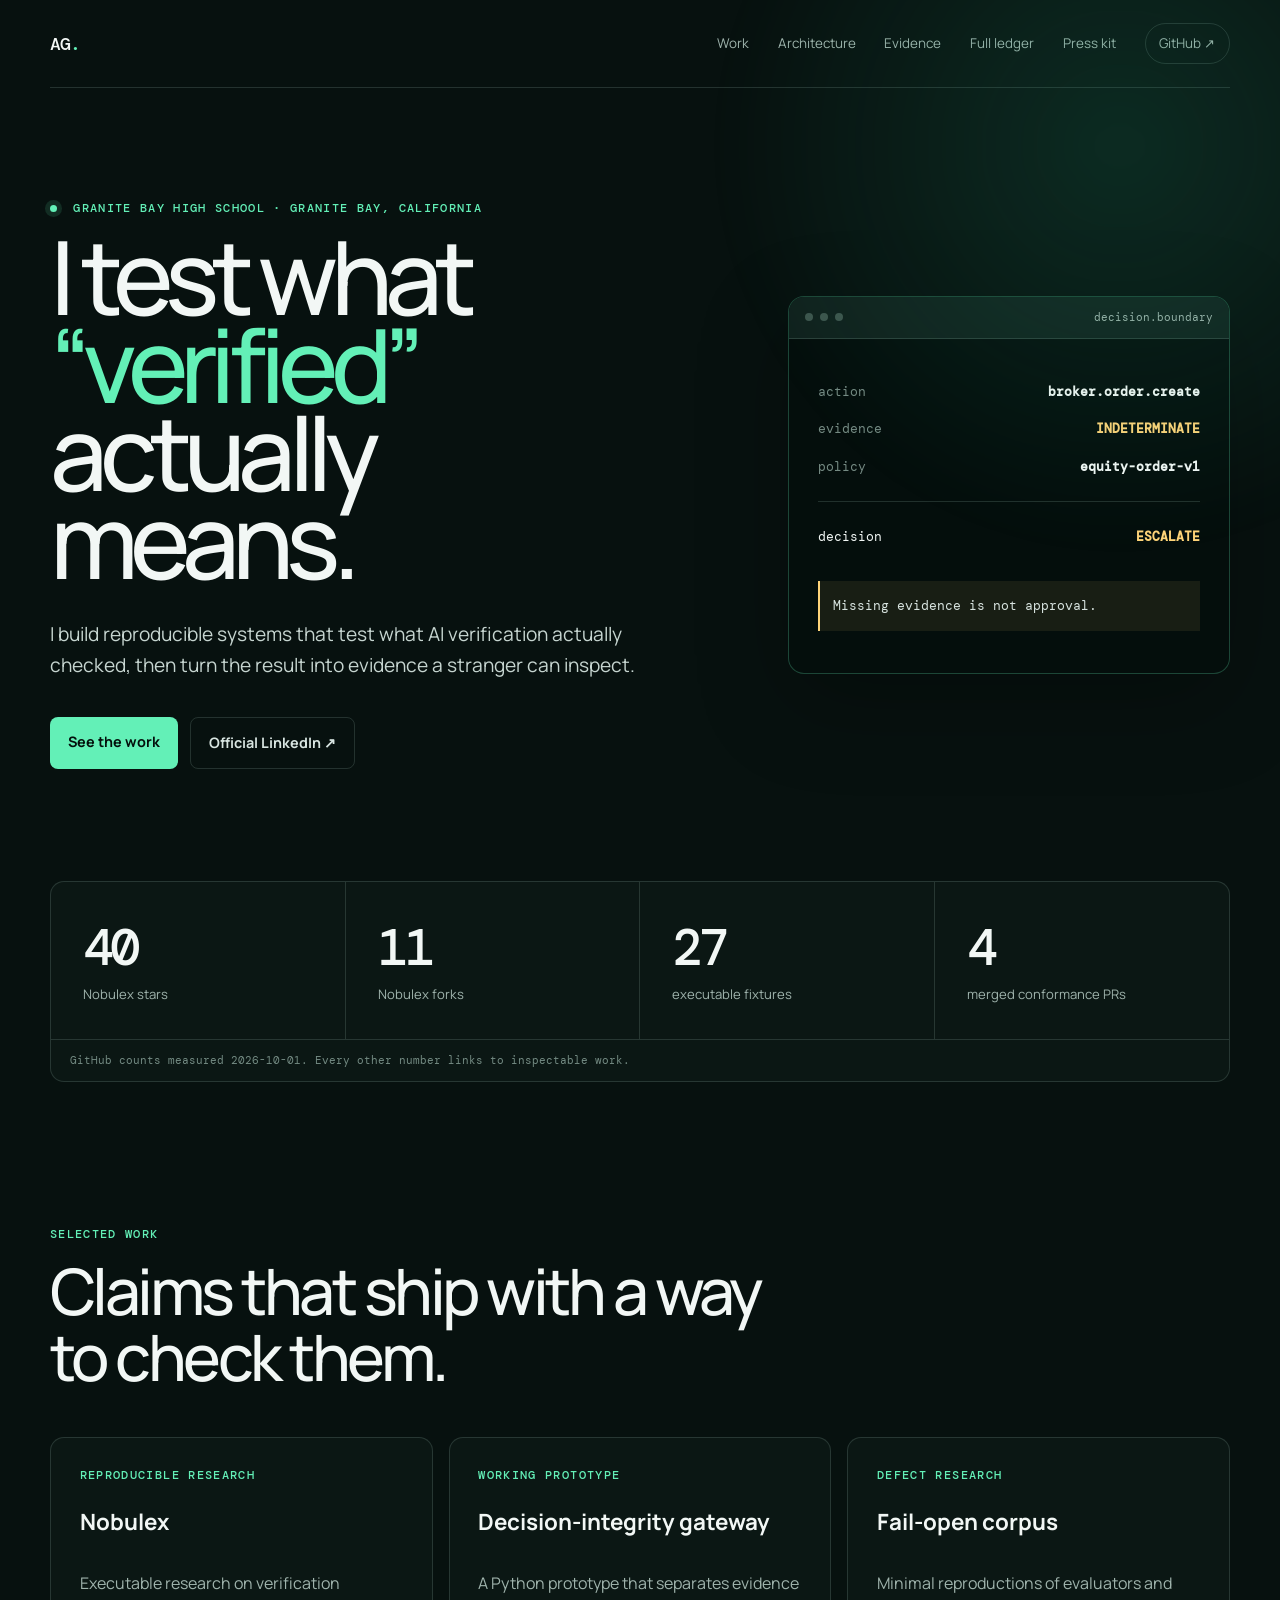
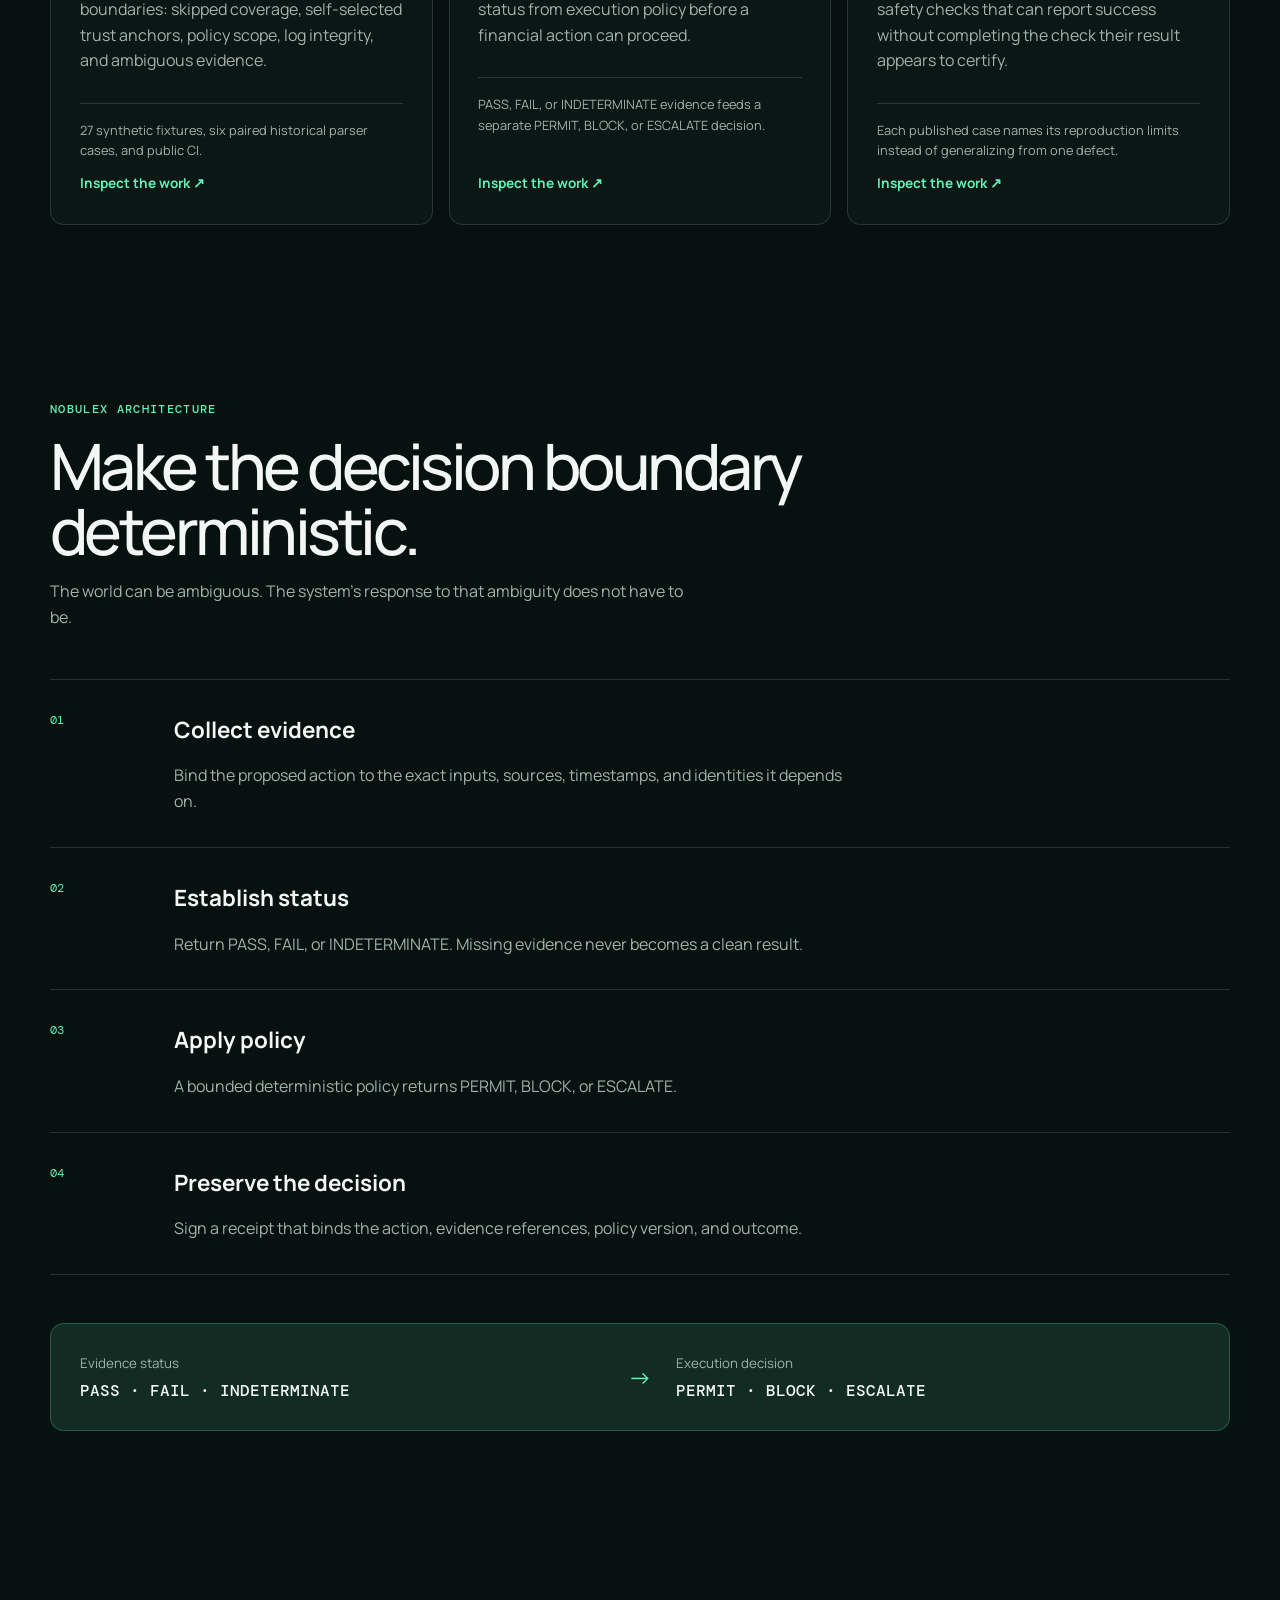
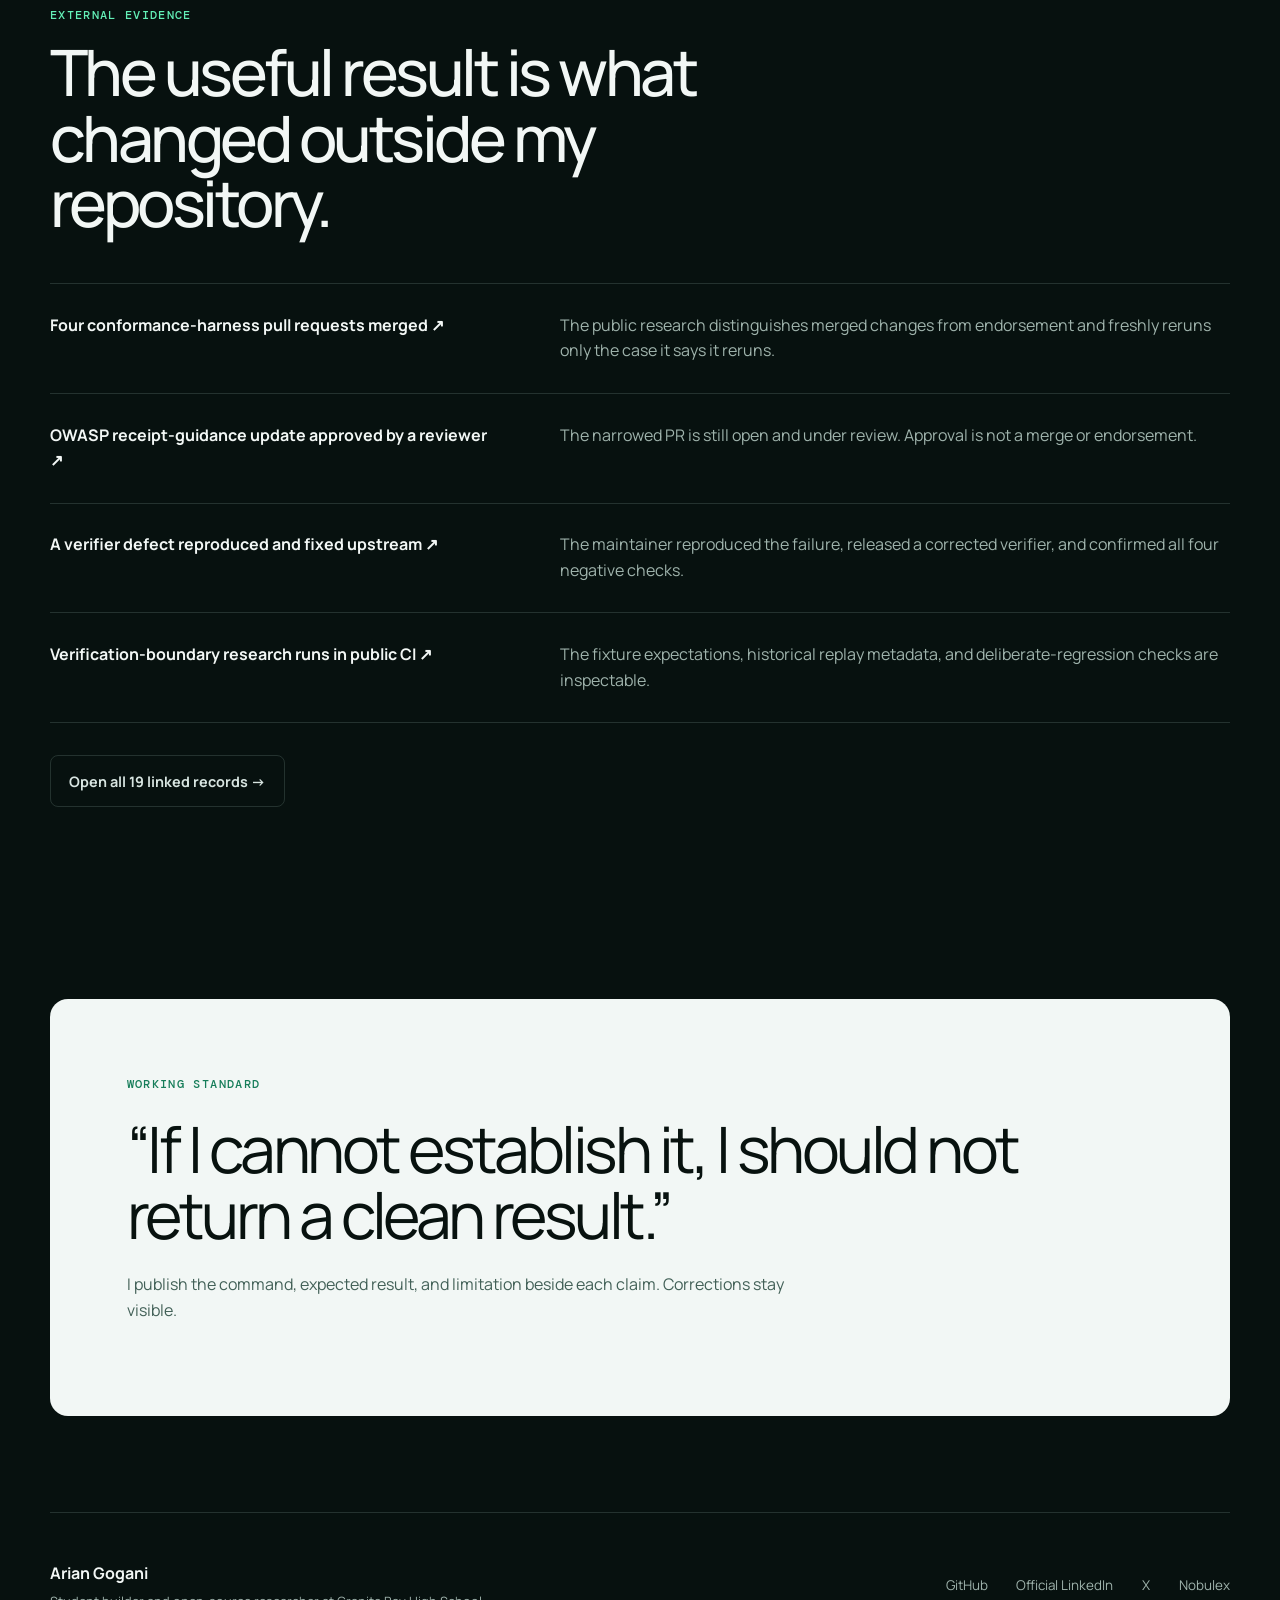
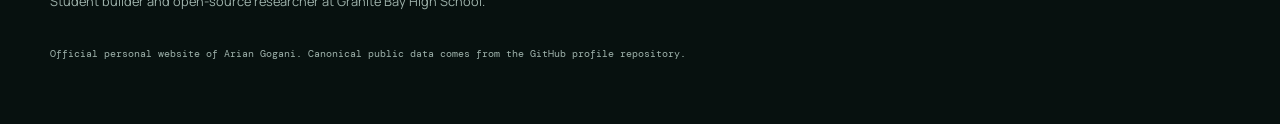
<file: index.html>
<!doctype html>
<html lang="en">
<head>
  <meta charset="utf-8">
  <meta name="viewport" content="width=device-width, initial-scale=1">
  <title>Arian Gogani | Granite Bay High School student and Nobulex creator</title>
  <meta name="description" content="Granite Bay High School student building reproducible systems for AI decision integrity. Creator of Nobulex.">
  <link rel="canonical" href="https://arian-gogani.github.io/">
  <meta property="og:type" content="profile">
  <meta property="og:title" content="Arian Gogani | Granite Bay High School student and Nobulex creator">
  <meta property="og:description" content="Granite Bay High School student building reproducible systems for AI decision integrity. Creator of Nobulex.">
  <meta property="og:url" content="https://arian-gogani.github.io/">
  <meta name="twitter:card" content="summary">
  <meta name="twitter:title" content="Arian Gogani | Granite Bay High School student and Nobulex creator">
  <meta name="twitter:description" content="Granite Bay High School student building reproducible systems for AI decision integrity. Creator of Nobulex.">
  <meta name="theme-color" content="#07110f">
  <link rel="icon" href="favicon.svg" type="image/svg+xml">
  <link rel="preconnect" href="https://fonts.googleapis.com">
  <link rel="preconnect" href="https://fonts.gstatic.com" crossorigin>
  <link href="https://fonts.googleapis.com/css2?family=DM+Mono:wght@400;500&family=Manrope:wght@400;500;600;700&display=swap" rel="stylesheet">
  <script>document.documentElement.classList.add("js")</script>
  <link rel="stylesheet" href="styles.css?v=3">
  <script type="application/ld+json">{"@context":"https://schema.org","@type":"Person","name":"Arian Gogani","url":"https://arian-gogani.github.io","description":"Granite Bay High School student building reproducible systems for AI decision integrity. Creator of Nobulex.","homeLocation":{"@type":"Place","name":"Granite Bay, California"},"affiliation":{"@type":"EducationalOrganization","name":"Granite Bay High School"},"sameAs":["https://github.com/arian-gogani","https://www.linkedin.com/in/arian-gogani-nobulex/","https://x.com/nobulexlabs","https://nobulex.com"],"knowsAbout":["AI decision integrity","software verification","agent security","reproducible research"]}</script>
  <script src="app.js" defer></script>
</head>
<body>
  <a class="skip-link" href="#main">Skip to content</a>
  <div class="ambient" aria-hidden="true"></div>
  <header class="site-header">
    <a class="wordmark" href="#top" aria-label="Arian Gogani, home">AG<span>.</span></a>
    <nav aria-label="Main navigation">
      <a href="#work">Work</a>
      <a href="#architecture">Architecture</a>
      <a href="#evidence">Evidence</a>
      <a href="evidence.html">Full ledger</a>
      <a href="press.html">Press kit</a>
      <a class="nav-cta" href="https://github.com/arian-gogani">GitHub ↗</a>
    </nav>
  </header>

  <main id="main">
    <section class="hero" id="top">
      <div class="hero-copy reveal">
        <p class="kicker"><span class="status-dot"></span> Granite Bay High School · Granite Bay, California</p>
        <h1>I test what<br><em>“verified”</em><br>actually means.</h1>
        <p class="hero-intro">I build reproducible systems that test what AI verification actually checked, then turn the result into evidence a stranger can inspect.</p>
        <div class="hero-actions">
          <a class="button primary" href="#work">See the work</a>
          <a class="button secondary" href="https://www.linkedin.com/in/arian-gogani-nobulex/" rel="me">Official LinkedIn ↗</a>
        </div>
      </div>
      <aside class="decision-console reveal" aria-label="Nobulex decision model">
        <div class="console-top"><span></span><span></span><span></span><code>decision.boundary</code></div>
        <div class="console-body">
          <p><span class="muted">action</span> <strong>broker.order.create</strong></p>
          <p><span class="muted">evidence</span> <strong class="warn">INDETERMINATE</strong></p>
          <p><span class="muted">policy</span> <strong>equity-order-v1</strong></p>
          <div class="console-rule"></div>
          <p class="console-result"><span>decision</span><strong>ESCALATE</strong></p>
          <p class="console-note">Missing evidence is not approval.</p>
        </div>
      </aside>
    </section>

    <section class="metrics" aria-label="Measured project metrics">
      <div><strong data-metric="nobulex_stars">40</strong><span>Nobulex stars</span></div>
      <div><strong data-metric="nobulex_forks">11</strong><span>Nobulex forks</span></div>
      <div><strong>27</strong><span>executable fixtures</span></div>
      <div><strong>4</strong><span>merged conformance PRs</span></div>
      <p>GitHub counts measured <time data-measured-at datetime="2026-10-01">2026-10-01</time>. Every other number links to inspectable work.</p>
    </section>

    <section class="section" id="work">
      <div class="section-heading reveal">
        <p class="eyebrow">Selected work</p>
        <h2>Claims that ship with a way to check them.</h2>
      </div>
      <div class="project-grid"><article class="project-card reveal">
          <p class="eyebrow">Reproducible research</p>
          <h3>Nobulex</h3>
          <p>Executable research on verification boundaries: skipped coverage, self-selected trust anchors, policy scope, log integrity, and ambiguous evidence.</p>
          <p class="proof">27 synthetic fixtures, six paired historical parser cases, and public CI.</p>
          <a href="https://github.com/arian-gogani/nobulex" rel="me">Inspect the work <span aria-hidden="true">↗</span></a>
        </article>
<article class="project-card reveal">
          <p class="eyebrow">Working prototype</p>
          <h3>Decision-integrity gateway</h3>
          <p>A Python prototype that separates evidence status from execution policy before a financial action can proceed.</p>
          <p class="proof">PASS, FAIL, or INDETERMINATE evidence feeds a separate PERMIT, BLOCK, or ESCALATE decision.</p>
          <a href="https://github.com/arian-gogani/nobulex-registry" rel="me">Inspect the work <span aria-hidden="true">↗</span></a>
        </article>
<article class="project-card reveal">
          <p class="eyebrow">Defect research</p>
          <h3>Fail-open corpus</h3>
          <p>Minimal reproductions of evaluators and safety checks that can report success without completing the check their result appears to certify.</p>
          <p class="proof">Each published case names its reproduction limits instead of generalizing from one defect.</p>
          <a href="https://github.com/arian-gogani/failopen" rel="me">Inspect the work <span aria-hidden="true">↗</span></a>
        </article></div>
    </section>

    <section class="section architecture" id="architecture">
      <div class="section-heading reveal">
        <p class="eyebrow">Nobulex architecture</p>
        <h2>Make the decision boundary deterministic.</h2>
        <p>The world can be ambiguous. The system’s response to that ambiguity does not have to be.</p>
      </div>
      <ol><li class="architecture-step reveal">
          <span>01</span>
          <div><h3>Collect evidence</h3><p>Bind the proposed action to the exact inputs, sources, timestamps, and identities it depends on.</p></div>
        </li>
<li class="architecture-step reveal">
          <span>02</span>
          <div><h3>Establish status</h3><p>Return PASS, FAIL, or INDETERMINATE. Missing evidence never becomes a clean result.</p></div>
        </li>
<li class="architecture-step reveal">
          <span>03</span>
          <div><h3>Apply policy</h3><p>A bounded deterministic policy returns PERMIT, BLOCK, or ESCALATE.</p></div>
        </li>
<li class="architecture-step reveal">
          <span>04</span>
          <div><h3>Preserve the decision</h3><p>Sign a receipt that binds the action, evidence references, policy version, and outcome.</p></div>
        </li></ol>
      <div class="state-pair reveal">
        <div><small>Evidence status</small><strong>PASS · FAIL · INDETERMINATE</strong></div>
        <span aria-hidden="true">→</span>
        <div><small>Execution decision</small><strong>PERMIT · BLOCK · ESCALATE</strong></div>
      </div>
    </section>

    <section class="section evidence" id="evidence">
      <div class="section-heading reveal">
        <p class="eyebrow">External evidence</p>
        <h2>The useful result is what changed outside my repository.</h2>
      </div>
      <ul><li class="result-row reveal">
          <a href="https://github.com/ScopeBlind/agent-governance-testvectors/pulls?q=is%3Apr+author%3Aarian-gogani+is%3Amerged">Four conformance-harness pull requests merged <span aria-hidden="true">↗</span></a>
          <p>The public research distinguishes merged changes from endorsement and freshly reruns only the case it says it reruns.</p>
        </li>
<li class="result-row reveal">
          <a href="https://github.com/OWASP/CheatSheetSeries/pull/2217">OWASP receipt-guidance update approved by a reviewer <span aria-hidden="true">↗</span></a>
          <p>The narrowed PR is still open and under review. Approval is not a merge or endorsement.</p>
        </li>
<li class="result-row reveal">
          <a href="https://github.com/ScopeBlind/agent-governance-testvectors/pull/24">A verifier defect reproduced and fixed upstream <span aria-hidden="true">↗</span></a>
          <p>The maintainer reproduced the failure, released a corrected verifier, and confirmed all four negative checks.</p>
        </li>
<li class="result-row reveal">
          <a href="https://github.com/arian-gogani/nobulex/actions/workflows/verification-boundaries.yml">Verification-boundary research runs in public CI <span aria-hidden="true">↗</span></a>
          <p>The fixture expectations, historical replay metadata, and deliberate-regression checks are inspectable.</p>
        </li></ul>
      <a class="button secondary ledger-button" href="evidence.html">Open all 19 linked records →</a>
    </section>

    <section class="principle reveal">
      <p class="eyebrow">Working standard</p>
      <blockquote>“If I cannot establish it, I should not return a clean result.”</blockquote>
      <p>I publish the command, expected result, and limitation beside each claim. Corrections stay visible.</p>
    </section>
  </main>

  <footer>
    <div>
      <strong>Arian Gogani</strong>
      <p>Student builder and open-source researcher at Granite Bay High School.</p>
    </div>
    <nav aria-label="Profile links">
      <a href="https://github.com/arian-gogani" rel="me">GitHub</a>
      <a href="https://www.linkedin.com/in/arian-gogani-nobulex/" rel="me">Official LinkedIn</a>
      <a href="https://x.com/nobulexlabs" rel="me">X</a>
      <a href="https://nobulex.com">Nobulex</a>
    </nav>
    <p class="identity-note">Official personal website of Arian Gogani. Canonical public data comes from the GitHub profile repository.</p>
  </footer>
</body>
</html>
</file>
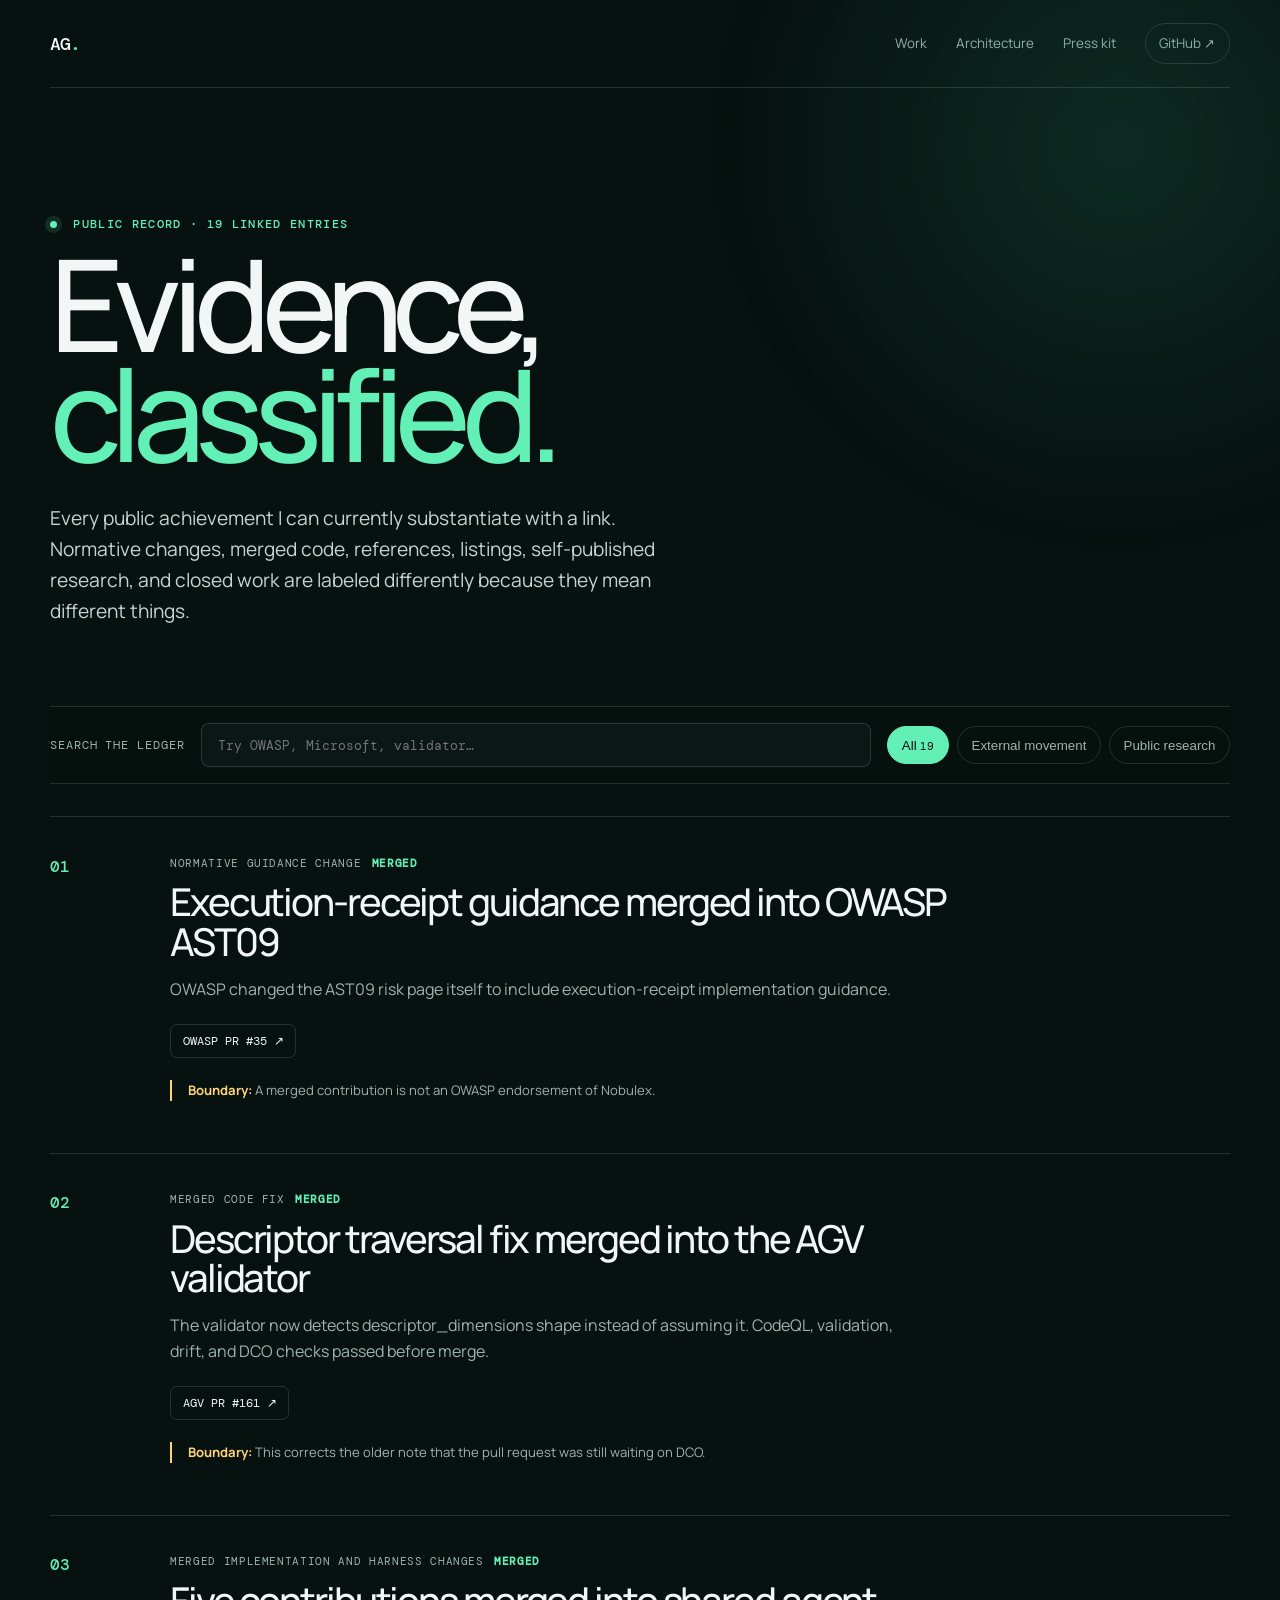
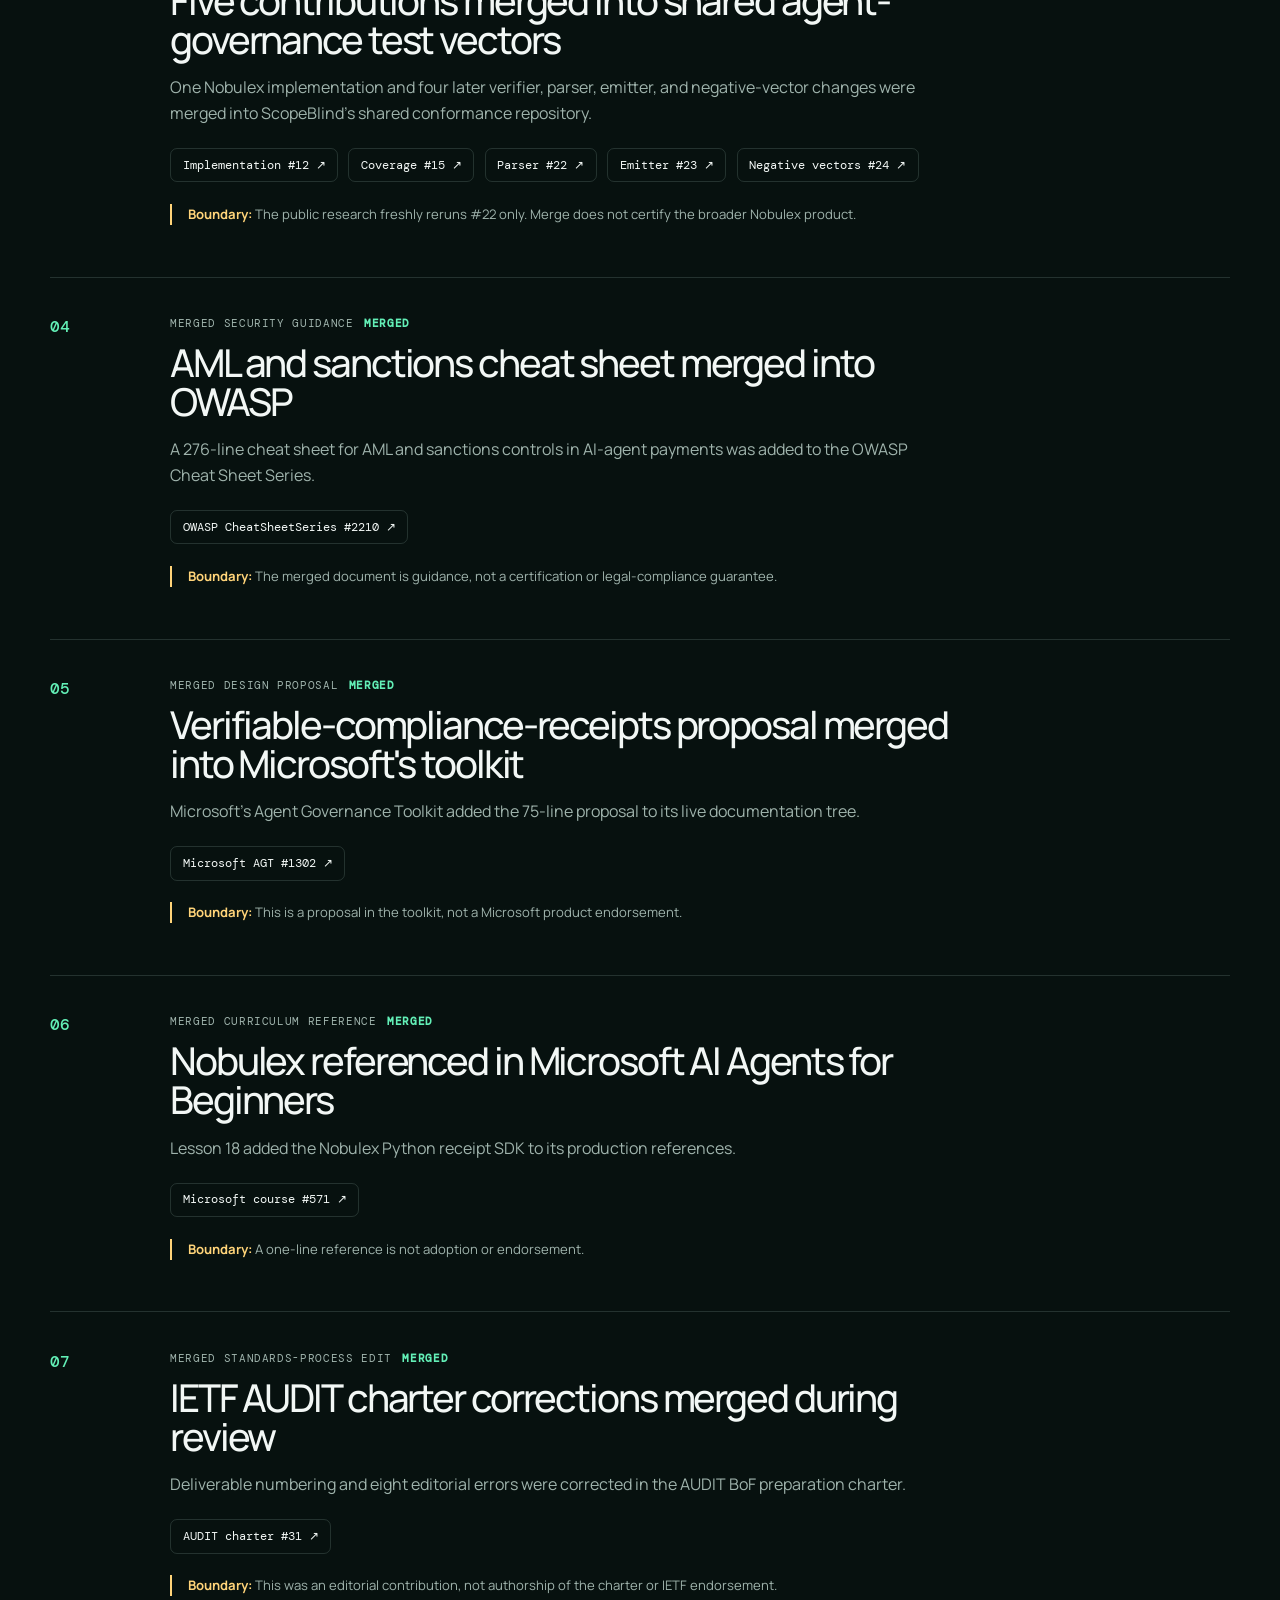
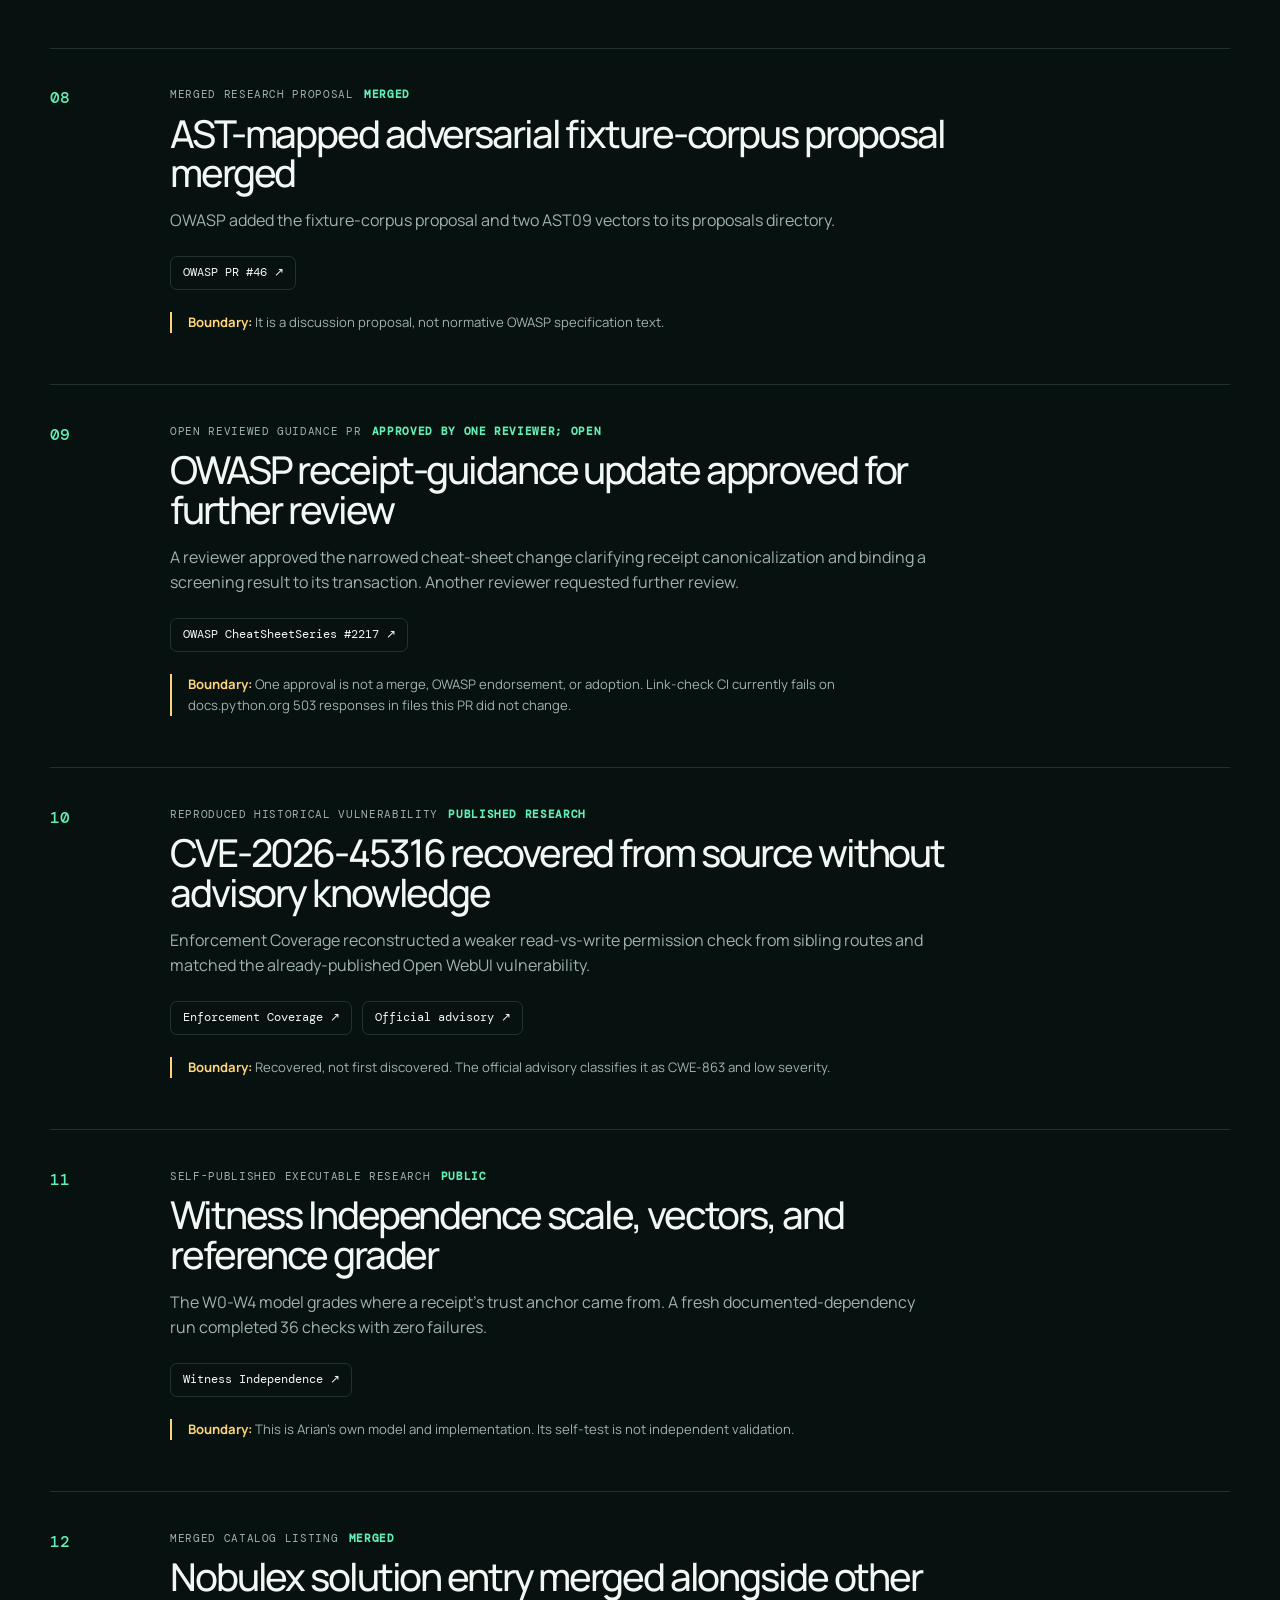
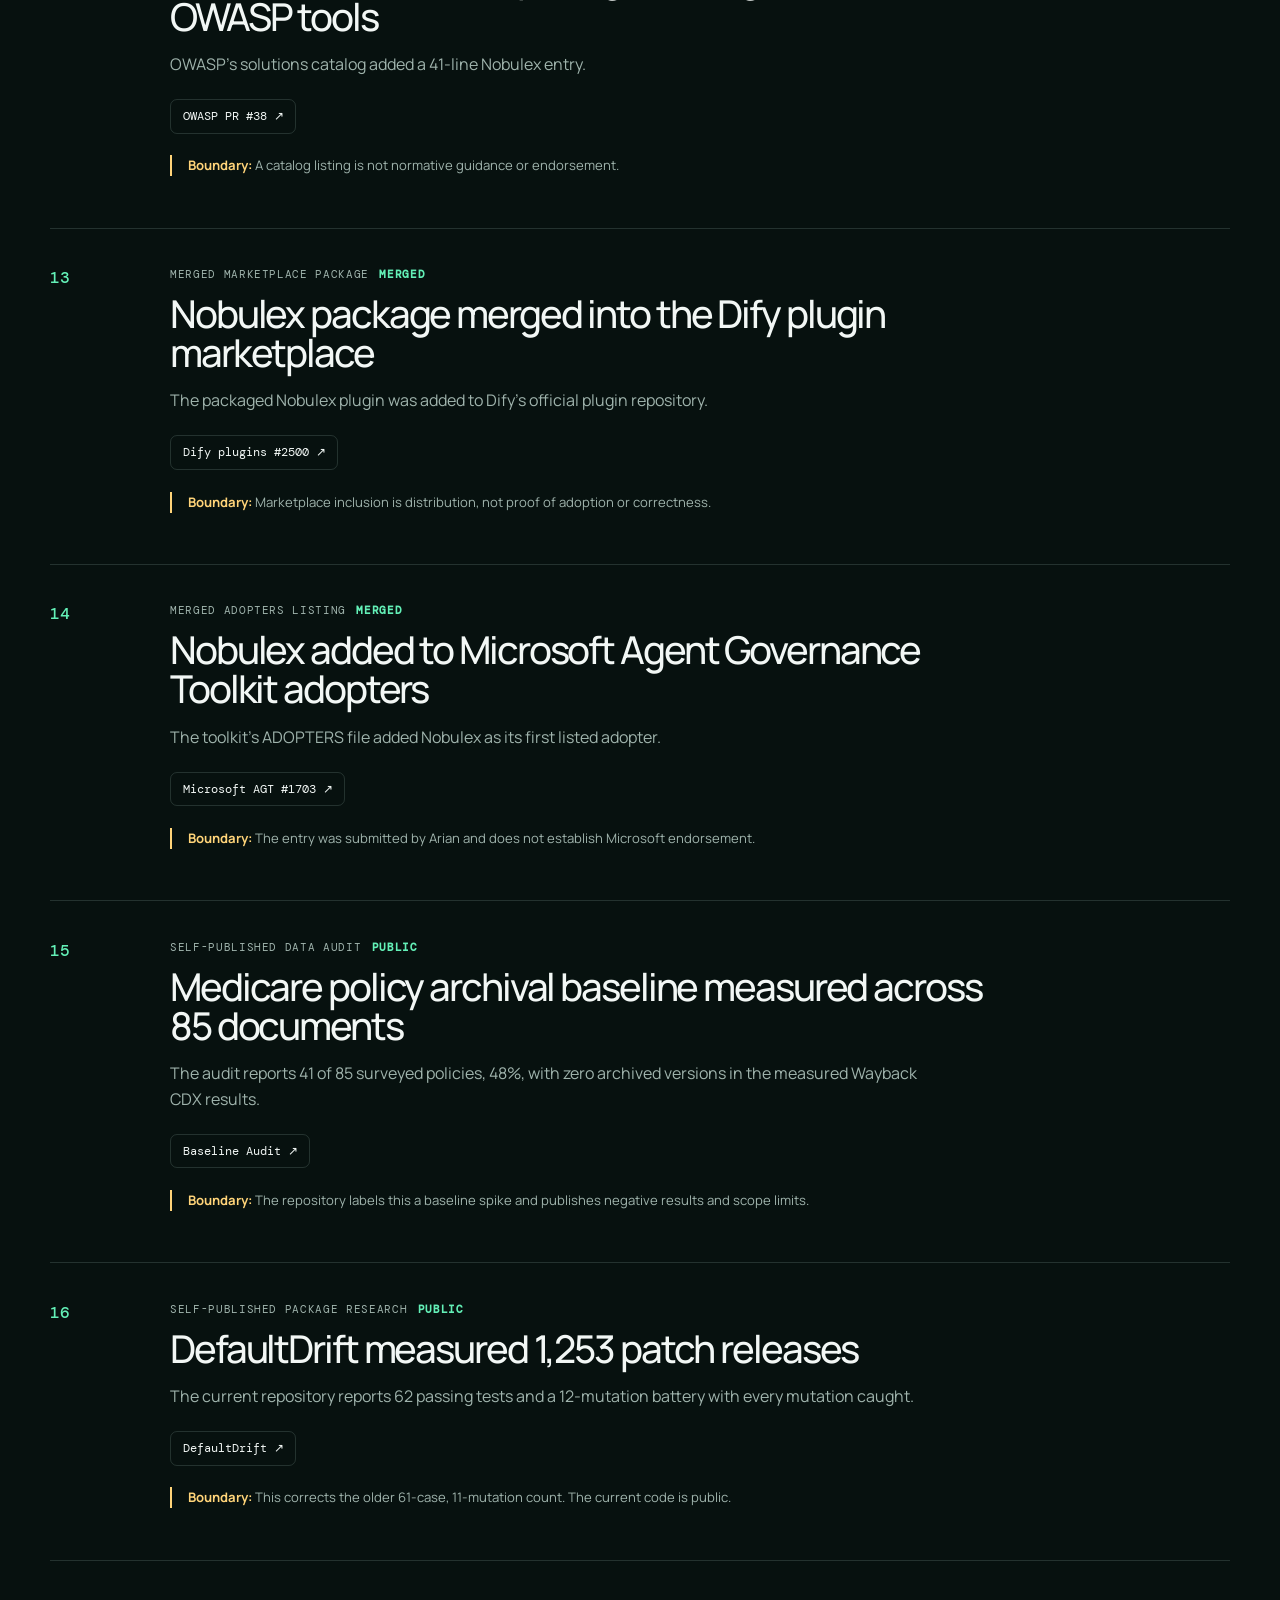
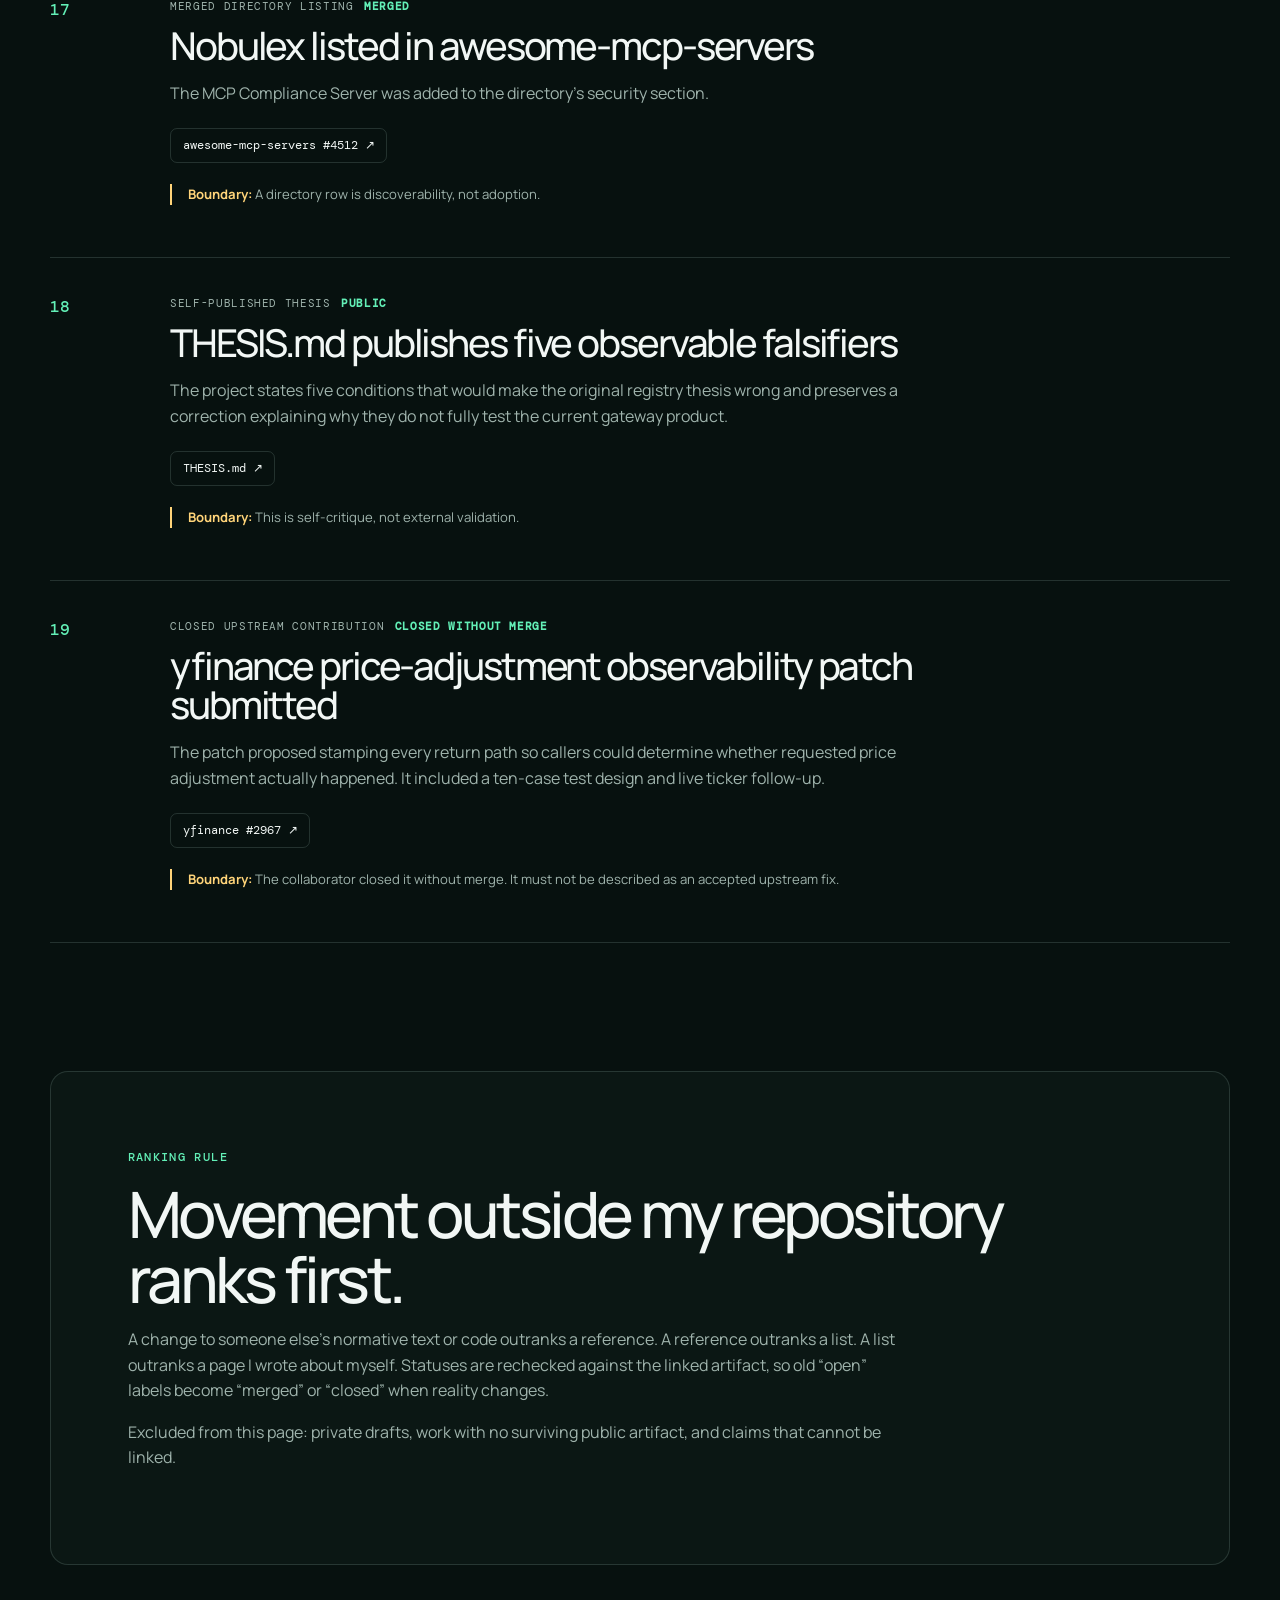
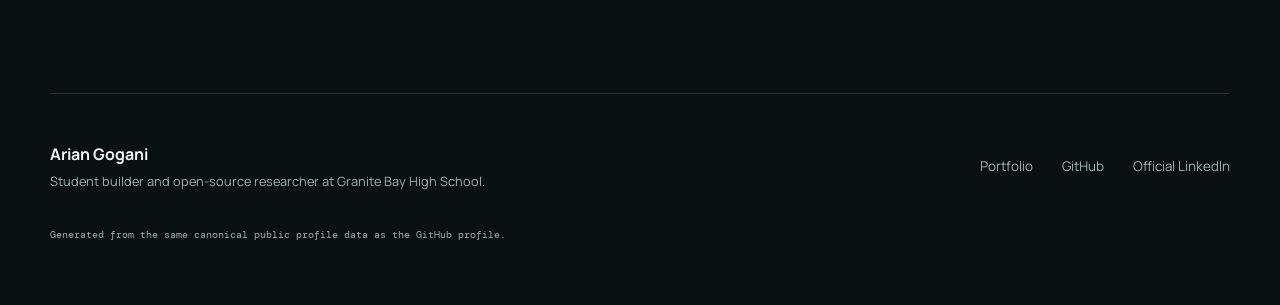
<file: evidence.html>
<!doctype html>
<html lang="en">
<head>
  <meta charset="utf-8">
  <meta name="viewport" content="width=device-width, initial-scale=1">
  <title>Evidence Ledger · Arian Gogani</title>
  <meta name="description" content="Every linked, verified public contribution and research record for Arian Gogani, with status and limitations.">
  <link rel="canonical" href="https://arian-gogani.github.io/evidence.html">
  <meta property="og:type" content="website">
  <meta property="og:title" content="Evidence Ledger · Arian Gogani">
  <meta property="og:description" content="Merged work, public research, listings, and closed contributions. Every record links to its evidence and names its boundary.">
  <meta property="og:url" content="https://arian-gogani.github.io/evidence.html">
  <meta name="theme-color" content="#07110f">
  <link rel="icon" href="favicon.svg" type="image/svg+xml">
  <link rel="preconnect" href="https://fonts.googleapis.com">
  <link rel="preconnect" href="https://fonts.gstatic.com" crossorigin>
  <link href="https://fonts.googleapis.com/css2?family=DM+Mono:wght@400;500&family=Manrope:wght@400;500;600;700&display=swap" rel="stylesheet">
  <script>document.documentElement.classList.add("js")</script>
  <link rel="stylesheet" href="styles.css?v=3">
  <script type="application/ld+json">{"@context":"https://schema.org","@type":"CollectionPage","name":"Arian Gogani Evidence Ledger","url":"https://arian-gogani.github.io/evidence.html","description":"Linked public record of Arian Gogani's merged contributions, research, listings, and closed work.","author":{"@type":"Person","name":"Arian Gogani","url":"https://arian-gogani.github.io"},"mainEntity":[{"@type":"CreativeWork","position":1,"name":"Execution-receipt guidance merged into OWASP AST09","url":"https://github.com/OWASP/www-project-agentic-skills-top-10/pull/35"},{"@type":"CreativeWork","position":2,"name":"Descriptor traversal fix merged into the AGV validator","url":"https://github.com/aeoess/agent-governance-vocabulary/pull/161"},{"@type":"CreativeWork","position":3,"name":"Five contributions merged into shared agent-governance test vectors","url":"https://github.com/ScopeBlind/agent-governance-testvectors/pull/12"},{"@type":"CreativeWork","position":4,"name":"AML and sanctions cheat sheet merged into OWASP","url":"https://github.com/OWASP/CheatSheetSeries/pull/2210"},{"@type":"CreativeWork","position":5,"name":"Verifiable-compliance-receipts proposal merged into Microsoft's toolkit","url":"https://github.com/microsoft/agent-governance-toolkit/pull/1302"},{"@type":"CreativeWork","position":6,"name":"Nobulex referenced in Microsoft AI Agents for Beginners","url":"https://github.com/microsoft/ai-agents-for-beginners/pull/571"},{"@type":"CreativeWork","position":7,"name":"IETF AUDIT charter corrections merged during review","url":"https://github.com/mirjak/audit-bof-preparation/pull/31"},{"@type":"CreativeWork","position":8,"name":"AST-mapped adversarial fixture-corpus proposal merged","url":"https://github.com/OWASP/www-project-agentic-skills-top-10/pull/46"},{"@type":"CreativeWork","position":9,"name":"OWASP receipt-guidance update approved for further review","url":"https://github.com/OWASP/CheatSheetSeries/pull/2217"},{"@type":"CreativeWork","position":10,"name":"CVE-2026-45316 recovered from source without advisory knowledge","url":"https://github.com/arian-gogani/enforcement-coverage"},{"@type":"CreativeWork","position":11,"name":"Witness Independence scale, vectors, and reference grader","url":"https://github.com/arian-gogani/witness-independence"},{"@type":"CreativeWork","position":12,"name":"Nobulex solution entry merged alongside other OWASP tools","url":"https://github.com/OWASP/www-project-agentic-skills-top-10/pull/38"},{"@type":"CreativeWork","position":13,"name":"Nobulex package merged into the Dify plugin marketplace","url":"https://github.com/langgenius/dify-plugins/pull/2500"},{"@type":"CreativeWork","position":14,"name":"Nobulex added to Microsoft Agent Governance Toolkit adopters","url":"https://github.com/microsoft/agent-governance-toolkit/pull/1703"},{"@type":"CreativeWork","position":15,"name":"Medicare policy archival baseline measured across 85 documents","url":"https://github.com/arian-gogani/baseline-audit"},{"@type":"CreativeWork","position":16,"name":"DefaultDrift measured 1,253 patch releases","url":"https://github.com/arian-gogani/defaultdrift"},{"@type":"CreativeWork","position":17,"name":"Nobulex listed in awesome-mcp-servers","url":"https://github.com/punkpeye/awesome-mcp-servers/pull/4512"},{"@type":"CreativeWork","position":18,"name":"THESIS.md publishes five observable falsifiers","url":"https://github.com/arian-gogani/nobulex-registry/blob/main/THESIS.md"},{"@type":"CreativeWork","position":19,"name":"yfinance price-adjustment observability patch submitted","url":"https://github.com/ranaroussi/yfinance/pull/2967"}]}</script>
  <script src="app.js" defer></script>
  <script src="evidence.js" defer></script>
</head>
<body>
  <a class="skip-link" href="#ledger">Skip to ledger</a>
  <div class="ambient" aria-hidden="true"></div>
  <header class="site-header">
    <a class="wordmark" href="index.html" aria-label="Arian Gogani, home">AG<span>.</span></a>
    <nav aria-label="Main navigation">
      <a href="index.html#work">Work</a>
      <a href="index.html#architecture">Architecture</a>
      <a href="press.html">Press kit</a>
      <a class="nav-cta" href="https://github.com/arian-gogani">GitHub ↗</a>
    </nav>
  </header>

  <main id="ledger">
    <section class="ledger-hero reveal">
      <p class="kicker"><span class="status-dot"></span> Public record · 19 linked entries</p>
      <h1>Evidence,<br><em>classified.</em></h1>
      <p class="hero-intro">Every public achievement I can currently substantiate with a link. Normative changes, merged code, references, listings, self-published research, and closed work are labeled differently because they mean different things.</p>
    </section>

    <section class="ledger-controls" aria-label="Filter evidence ledger">
      <label for="ledger-search">Search the ledger</label>
      <input id="ledger-search" type="search" placeholder="Try OWASP, Microsoft, validator…" autocomplete="off">
      <div class="filter-row" role="group" aria-label="Record type">
        <button class="active" type="button" data-filter="all">All <span>19</span></button>
        <button type="button" data-filter="external">External movement</button>
        <button type="button" data-filter="research">Public research</button>
      </div>
    </section>

    <section class="ledger-list" aria-live="polite">
      <article class="ledger-record reveal" data-category="external" data-search="execution-receipt guidance merged into owasp ast09 normative guidance change owasp changed the ast09 risk page itself to include execution-receipt implementation guidance.">
          <div class="ledger-rank">01</div>
          <div class="ledger-copy">
            <div class="ledger-meta"><span>Normative guidance change</span><strong>Merged</strong></div>
            <h2>Execution-receipt guidance merged into OWASP AST09</h2>
            <p>OWASP changed the AST09 risk page itself to include execution-receipt implementation guidance.</p>
            <div class="ledger-links"><a href="https://github.com/OWASP/www-project-agentic-skills-top-10/pull/35">OWASP PR #35 ↗</a></div>
            <p class="ledger-caveat"><b>Boundary:</b> A merged contribution is not an OWASP endorsement of Nobulex.</p>
          </div>
        </article><article class="ledger-record reveal" data-category="external" data-search="descriptor traversal fix merged into the agv validator merged code fix the validator now detects descriptor_dimensions shape instead of assuming it. codeql, validation, drift, and dco checks passed before merge.">
          <div class="ledger-rank">02</div>
          <div class="ledger-copy">
            <div class="ledger-meta"><span>Merged code fix</span><strong>Merged</strong></div>
            <h2>Descriptor traversal fix merged into the AGV validator</h2>
            <p>The validator now detects descriptor_dimensions shape instead of assuming it. CodeQL, validation, drift, and DCO checks passed before merge.</p>
            <div class="ledger-links"><a href="https://github.com/aeoess/agent-governance-vocabulary/pull/161">AGV PR #161 ↗</a></div>
            <p class="ledger-caveat"><b>Boundary:</b> This corrects the older note that the pull request was still waiting on DCO.</p>
          </div>
        </article><article class="ledger-record reveal" data-category="external" data-search="five contributions merged into shared agent-governance test vectors merged implementation and harness changes one nobulex implementation and four later verifier, parser, emitter, and negative-vector changes were merged into scopeblind&#x27;s shared conformance repository.">
          <div class="ledger-rank">03</div>
          <div class="ledger-copy">
            <div class="ledger-meta"><span>Merged implementation and harness changes</span><strong>Merged</strong></div>
            <h2>Five contributions merged into shared agent-governance test vectors</h2>
            <p>One Nobulex implementation and four later verifier, parser, emitter, and negative-vector changes were merged into ScopeBlind&#x27;s shared conformance repository.</p>
            <div class="ledger-links"><a href="https://github.com/ScopeBlind/agent-governance-testvectors/pull/12">Implementation #12 ↗</a><a href="https://github.com/ScopeBlind/agent-governance-testvectors/pull/15">Coverage #15 ↗</a><a href="https://github.com/ScopeBlind/agent-governance-testvectors/pull/22">Parser #22 ↗</a><a href="https://github.com/ScopeBlind/agent-governance-testvectors/pull/23">Emitter #23 ↗</a><a href="https://github.com/ScopeBlind/agent-governance-testvectors/pull/24">Negative vectors #24 ↗</a></div>
            <p class="ledger-caveat"><b>Boundary:</b> The public research freshly reruns #22 only. Merge does not certify the broader Nobulex product.</p>
          </div>
        </article><article class="ledger-record reveal" data-category="external" data-search="aml and sanctions cheat sheet merged into owasp merged security guidance a 276-line cheat sheet for aml and sanctions controls in ai-agent payments was added to the owasp cheat sheet series.">
          <div class="ledger-rank">04</div>
          <div class="ledger-copy">
            <div class="ledger-meta"><span>Merged security guidance</span><strong>Merged</strong></div>
            <h2>AML and sanctions cheat sheet merged into OWASP</h2>
            <p>A 276-line cheat sheet for AML and sanctions controls in AI-agent payments was added to the OWASP Cheat Sheet Series.</p>
            <div class="ledger-links"><a href="https://github.com/OWASP/CheatSheetSeries/pull/2210">OWASP CheatSheetSeries #2210 ↗</a></div>
            <p class="ledger-caveat"><b>Boundary:</b> The merged document is guidance, not a certification or legal-compliance guarantee.</p>
          </div>
        </article><article class="ledger-record reveal" data-category="external" data-search="verifiable-compliance-receipts proposal merged into microsoft&#x27;s toolkit merged design proposal microsoft&#x27;s agent governance toolkit added the 75-line proposal to its live documentation tree.">
          <div class="ledger-rank">05</div>
          <div class="ledger-copy">
            <div class="ledger-meta"><span>Merged design proposal</span><strong>Merged</strong></div>
            <h2>Verifiable-compliance-receipts proposal merged into Microsoft&#x27;s toolkit</h2>
            <p>Microsoft&#x27;s Agent Governance Toolkit added the 75-line proposal to its live documentation tree.</p>
            <div class="ledger-links"><a href="https://github.com/microsoft/agent-governance-toolkit/pull/1302">Microsoft AGT #1302 ↗</a></div>
            <p class="ledger-caveat"><b>Boundary:</b> This is a proposal in the toolkit, not a Microsoft product endorsement.</p>
          </div>
        </article><article class="ledger-record reveal" data-category="external" data-search="nobulex referenced in microsoft ai agents for beginners merged curriculum reference lesson 18 added the nobulex python receipt sdk to its production references.">
          <div class="ledger-rank">06</div>
          <div class="ledger-copy">
            <div class="ledger-meta"><span>Merged curriculum reference</span><strong>Merged</strong></div>
            <h2>Nobulex referenced in Microsoft AI Agents for Beginners</h2>
            <p>Lesson 18 added the Nobulex Python receipt SDK to its production references.</p>
            <div class="ledger-links"><a href="https://github.com/microsoft/ai-agents-for-beginners/pull/571">Microsoft course #571 ↗</a></div>
            <p class="ledger-caveat"><b>Boundary:</b> A one-line reference is not adoption or endorsement.</p>
          </div>
        </article><article class="ledger-record reveal" data-category="external" data-search="ietf audit charter corrections merged during review merged standards-process edit deliverable numbering and eight editorial errors were corrected in the audit bof preparation charter.">
          <div class="ledger-rank">07</div>
          <div class="ledger-copy">
            <div class="ledger-meta"><span>Merged standards-process edit</span><strong>Merged</strong></div>
            <h2>IETF AUDIT charter corrections merged during review</h2>
            <p>Deliverable numbering and eight editorial errors were corrected in the AUDIT BoF preparation charter.</p>
            <div class="ledger-links"><a href="https://github.com/mirjak/audit-bof-preparation/pull/31">AUDIT charter #31 ↗</a></div>
            <p class="ledger-caveat"><b>Boundary:</b> This was an editorial contribution, not authorship of the charter or IETF endorsement.</p>
          </div>
        </article><article class="ledger-record reveal" data-category="external" data-search="ast-mapped adversarial fixture-corpus proposal merged merged research proposal owasp added the fixture-corpus proposal and two ast09 vectors to its proposals directory.">
          <div class="ledger-rank">08</div>
          <div class="ledger-copy">
            <div class="ledger-meta"><span>Merged research proposal</span><strong>Merged</strong></div>
            <h2>AST-mapped adversarial fixture-corpus proposal merged</h2>
            <p>OWASP added the fixture-corpus proposal and two AST09 vectors to its proposals directory.</p>
            <div class="ledger-links"><a href="https://github.com/OWASP/www-project-agentic-skills-top-10/pull/46">OWASP PR #46 ↗</a></div>
            <p class="ledger-caveat"><b>Boundary:</b> It is a discussion proposal, not normative OWASP specification text.</p>
          </div>
        </article><article class="ledger-record reveal" data-category="external" data-search="owasp receipt-guidance update approved for further review open reviewed guidance pr a reviewer approved the narrowed cheat-sheet change clarifying receipt canonicalization and binding a screening result to its transaction. another reviewer requested further review.">
          <div class="ledger-rank">09</div>
          <div class="ledger-copy">
            <div class="ledger-meta"><span>Open reviewed guidance PR</span><strong>Approved by one reviewer; open</strong></div>
            <h2>OWASP receipt-guidance update approved for further review</h2>
            <p>A reviewer approved the narrowed cheat-sheet change clarifying receipt canonicalization and binding a screening result to its transaction. Another reviewer requested further review.</p>
            <div class="ledger-links"><a href="https://github.com/OWASP/CheatSheetSeries/pull/2217">OWASP CheatSheetSeries #2217 ↗</a></div>
            <p class="ledger-caveat"><b>Boundary:</b> One approval is not a merge, OWASP endorsement, or adoption. Link-check CI currently fails on docs.python.org 503 responses in files this PR did not change.</p>
          </div>
        </article><article class="ledger-record reveal" data-category="research" data-search="cve-2026-45316 recovered from source without advisory knowledge reproduced historical vulnerability enforcement coverage reconstructed a weaker read-vs-write permission check from sibling routes and matched the already-published open webui vulnerability.">
          <div class="ledger-rank">10</div>
          <div class="ledger-copy">
            <div class="ledger-meta"><span>Reproduced historical vulnerability</span><strong>Published research</strong></div>
            <h2>CVE-2026-45316 recovered from source without advisory knowledge</h2>
            <p>Enforcement Coverage reconstructed a weaker read-vs-write permission check from sibling routes and matched the already-published Open WebUI vulnerability.</p>
            <div class="ledger-links"><a href="https://github.com/arian-gogani/enforcement-coverage">Enforcement Coverage ↗</a><a href="https://github.com/open-webui/open-webui/security/advisories/GHSA-jx2x-j75f-xq3j">Official advisory ↗</a></div>
            <p class="ledger-caveat"><b>Boundary:</b> Recovered, not first discovered. The official advisory classifies it as CWE-863 and low severity.</p>
          </div>
        </article><article class="ledger-record reveal" data-category="research" data-search="witness independence scale, vectors, and reference grader self-published executable research the w0-w4 model grades where a receipt&#x27;s trust anchor came from. a fresh documented-dependency run completed 36 checks with zero failures.">
          <div class="ledger-rank">11</div>
          <div class="ledger-copy">
            <div class="ledger-meta"><span>Self-published executable research</span><strong>Public</strong></div>
            <h2>Witness Independence scale, vectors, and reference grader</h2>
            <p>The W0-W4 model grades where a receipt&#x27;s trust anchor came from. A fresh documented-dependency run completed 36 checks with zero failures.</p>
            <div class="ledger-links"><a href="https://github.com/arian-gogani/witness-independence">Witness Independence ↗</a></div>
            <p class="ledger-caveat"><b>Boundary:</b> This is Arian&#x27;s own model and implementation. Its self-test is not independent validation.</p>
          </div>
        </article><article class="ledger-record reveal" data-category="external" data-search="nobulex solution entry merged alongside other owasp tools merged catalog listing owasp&#x27;s solutions catalog added a 41-line nobulex entry.">
          <div class="ledger-rank">12</div>
          <div class="ledger-copy">
            <div class="ledger-meta"><span>Merged catalog listing</span><strong>Merged</strong></div>
            <h2>Nobulex solution entry merged alongside other OWASP tools</h2>
            <p>OWASP&#x27;s solutions catalog added a 41-line Nobulex entry.</p>
            <div class="ledger-links"><a href="https://github.com/OWASP/www-project-agentic-skills-top-10/pull/38">OWASP PR #38 ↗</a></div>
            <p class="ledger-caveat"><b>Boundary:</b> A catalog listing is not normative guidance or endorsement.</p>
          </div>
        </article><article class="ledger-record reveal" data-category="external" data-search="nobulex package merged into the dify plugin marketplace merged marketplace package the packaged nobulex plugin was added to dify&#x27;s official plugin repository.">
          <div class="ledger-rank">13</div>
          <div class="ledger-copy">
            <div class="ledger-meta"><span>Merged marketplace package</span><strong>Merged</strong></div>
            <h2>Nobulex package merged into the Dify plugin marketplace</h2>
            <p>The packaged Nobulex plugin was added to Dify&#x27;s official plugin repository.</p>
            <div class="ledger-links"><a href="https://github.com/langgenius/dify-plugins/pull/2500">Dify plugins #2500 ↗</a></div>
            <p class="ledger-caveat"><b>Boundary:</b> Marketplace inclusion is distribution, not proof of adoption or correctness.</p>
          </div>
        </article><article class="ledger-record reveal" data-category="external" data-search="nobulex added to microsoft agent governance toolkit adopters merged adopters listing the toolkit&#x27;s adopters file added nobulex as its first listed adopter.">
          <div class="ledger-rank">14</div>
          <div class="ledger-copy">
            <div class="ledger-meta"><span>Merged adopters listing</span><strong>Merged</strong></div>
            <h2>Nobulex added to Microsoft Agent Governance Toolkit adopters</h2>
            <p>The toolkit&#x27;s ADOPTERS file added Nobulex as its first listed adopter.</p>
            <div class="ledger-links"><a href="https://github.com/microsoft/agent-governance-toolkit/pull/1703">Microsoft AGT #1703 ↗</a></div>
            <p class="ledger-caveat"><b>Boundary:</b> The entry was submitted by Arian and does not establish Microsoft endorsement.</p>
          </div>
        </article><article class="ledger-record reveal" data-category="research" data-search="medicare policy archival baseline measured across 85 documents self-published data audit the audit reports 41 of 85 surveyed policies, 48%, with zero archived versions in the measured wayback cdx results.">
          <div class="ledger-rank">15</div>
          <div class="ledger-copy">
            <div class="ledger-meta"><span>Self-published data audit</span><strong>Public</strong></div>
            <h2>Medicare policy archival baseline measured across 85 documents</h2>
            <p>The audit reports 41 of 85 surveyed policies, 48%, with zero archived versions in the measured Wayback CDX results.</p>
            <div class="ledger-links"><a href="https://github.com/arian-gogani/baseline-audit">Baseline Audit ↗</a></div>
            <p class="ledger-caveat"><b>Boundary:</b> The repository labels this a baseline spike and publishes negative results and scope limits.</p>
          </div>
        </article><article class="ledger-record reveal" data-category="research" data-search="defaultdrift measured 1,253 patch releases self-published package research the current repository reports 62 passing tests and a 12-mutation battery with every mutation caught.">
          <div class="ledger-rank">16</div>
          <div class="ledger-copy">
            <div class="ledger-meta"><span>Self-published package research</span><strong>Public</strong></div>
            <h2>DefaultDrift measured 1,253 patch releases</h2>
            <p>The current repository reports 62 passing tests and a 12-mutation battery with every mutation caught.</p>
            <div class="ledger-links"><a href="https://github.com/arian-gogani/defaultdrift">DefaultDrift ↗</a></div>
            <p class="ledger-caveat"><b>Boundary:</b> This corrects the older 61-case, 11-mutation count. The current code is public.</p>
          </div>
        </article><article class="ledger-record reveal" data-category="external" data-search="nobulex listed in awesome-mcp-servers merged directory listing the mcp compliance server was added to the directory&#x27;s security section.">
          <div class="ledger-rank">17</div>
          <div class="ledger-copy">
            <div class="ledger-meta"><span>Merged directory listing</span><strong>Merged</strong></div>
            <h2>Nobulex listed in awesome-mcp-servers</h2>
            <p>The MCP Compliance Server was added to the directory&#x27;s security section.</p>
            <div class="ledger-links"><a href="https://github.com/punkpeye/awesome-mcp-servers/pull/4512">awesome-mcp-servers #4512 ↗</a></div>
            <p class="ledger-caveat"><b>Boundary:</b> A directory row is discoverability, not adoption.</p>
          </div>
        </article><article class="ledger-record reveal" data-category="research" data-search="thesis.md publishes five observable falsifiers self-published thesis the project states five conditions that would make the original registry thesis wrong and preserves a correction explaining why they do not fully test the current gateway product.">
          <div class="ledger-rank">18</div>
          <div class="ledger-copy">
            <div class="ledger-meta"><span>Self-published thesis</span><strong>Public</strong></div>
            <h2>THESIS.md publishes five observable falsifiers</h2>
            <p>The project states five conditions that would make the original registry thesis wrong and preserves a correction explaining why they do not fully test the current gateway product.</p>
            <div class="ledger-links"><a href="https://github.com/arian-gogani/nobulex-registry/blob/main/THESIS.md">THESIS.md ↗</a></div>
            <p class="ledger-caveat"><b>Boundary:</b> This is self-critique, not external validation.</p>
          </div>
        </article><article class="ledger-record reveal" data-category="external" data-search="yfinance price-adjustment observability patch submitted closed upstream contribution the patch proposed stamping every return path so callers could determine whether requested price adjustment actually happened. it included a ten-case test design and live ticker follow-up.">
          <div class="ledger-rank">19</div>
          <div class="ledger-copy">
            <div class="ledger-meta"><span>Closed upstream contribution</span><strong>Closed without merge</strong></div>
            <h2>yfinance price-adjustment observability patch submitted</h2>
            <p>The patch proposed stamping every return path so callers could determine whether requested price adjustment actually happened. It included a ten-case test design and live ticker follow-up.</p>
            <div class="ledger-links"><a href="https://github.com/ranaroussi/yfinance/pull/2967">yfinance #2967 ↗</a></div>
            <p class="ledger-caveat"><b>Boundary:</b> The collaborator closed it without merge. It must not be described as an accepted upstream fix.</p>
          </div>
        </article>
      <p class="ledger-empty" hidden>No linked records match that filter.</p>
    </section>

    <section class="ledger-method reveal">
      <p class="eyebrow">Ranking rule</p>
      <h2>Movement outside my repository ranks first.</h2>
      <p>A change to someone else’s normative text or code outranks a reference. A reference outranks a list. A list outranks a page I wrote about myself. Statuses are rechecked against the linked artifact, so old “open” labels become “merged” or “closed” when reality changes.</p>
      <p>Excluded from this page: private drafts, work with no surviving public artifact, and claims that cannot be linked.</p>
    </section>
  </main>

  <footer>
    <div><strong>Arian Gogani</strong><p>Student builder and open-source researcher at Granite Bay High School.</p></div>
    <nav aria-label="Profile links"><a href="index.html">Portfolio</a><a href="https://github.com/arian-gogani">GitHub</a><a href="https://www.linkedin.com/in/arian-gogani-nobulex/" rel="me">Official LinkedIn</a></nav>
    <p class="identity-note">Generated from the same canonical public profile data as the GitHub profile.</p>
  </footer>
</body>
</html>
</file>
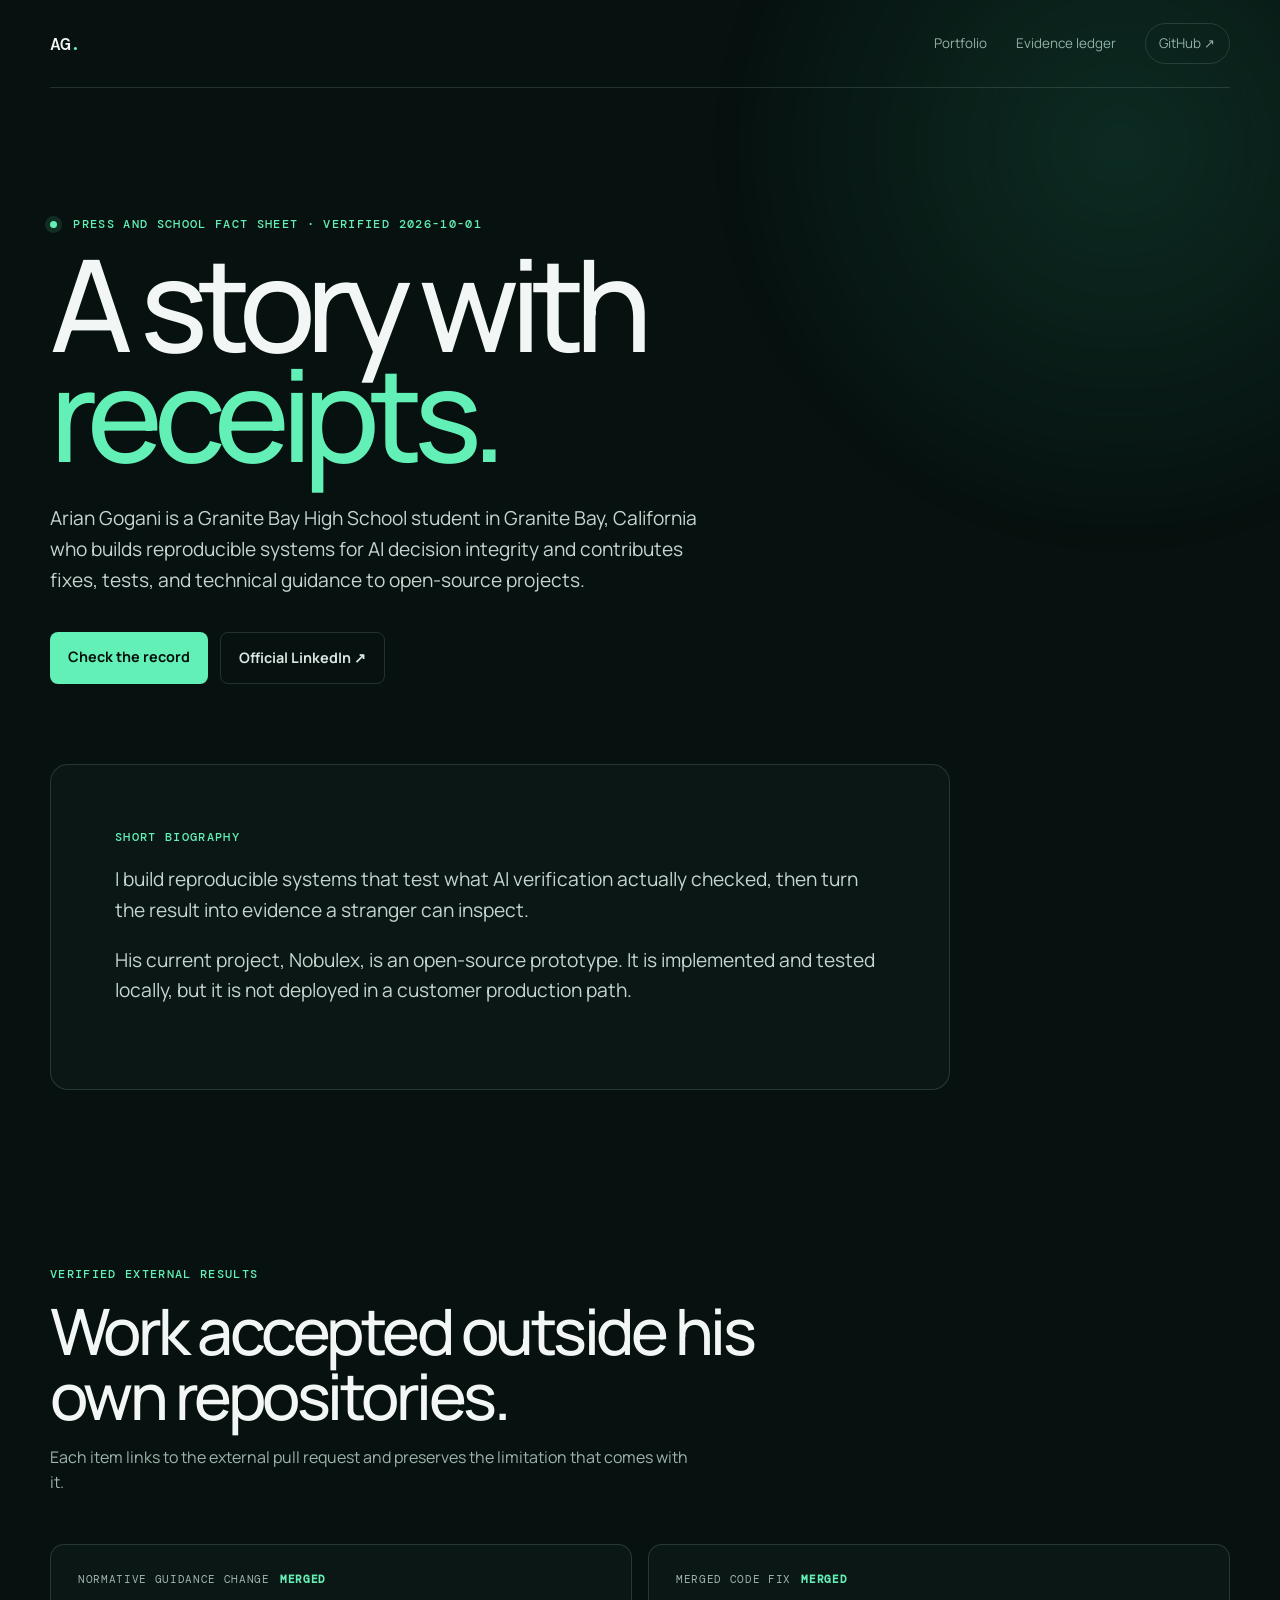
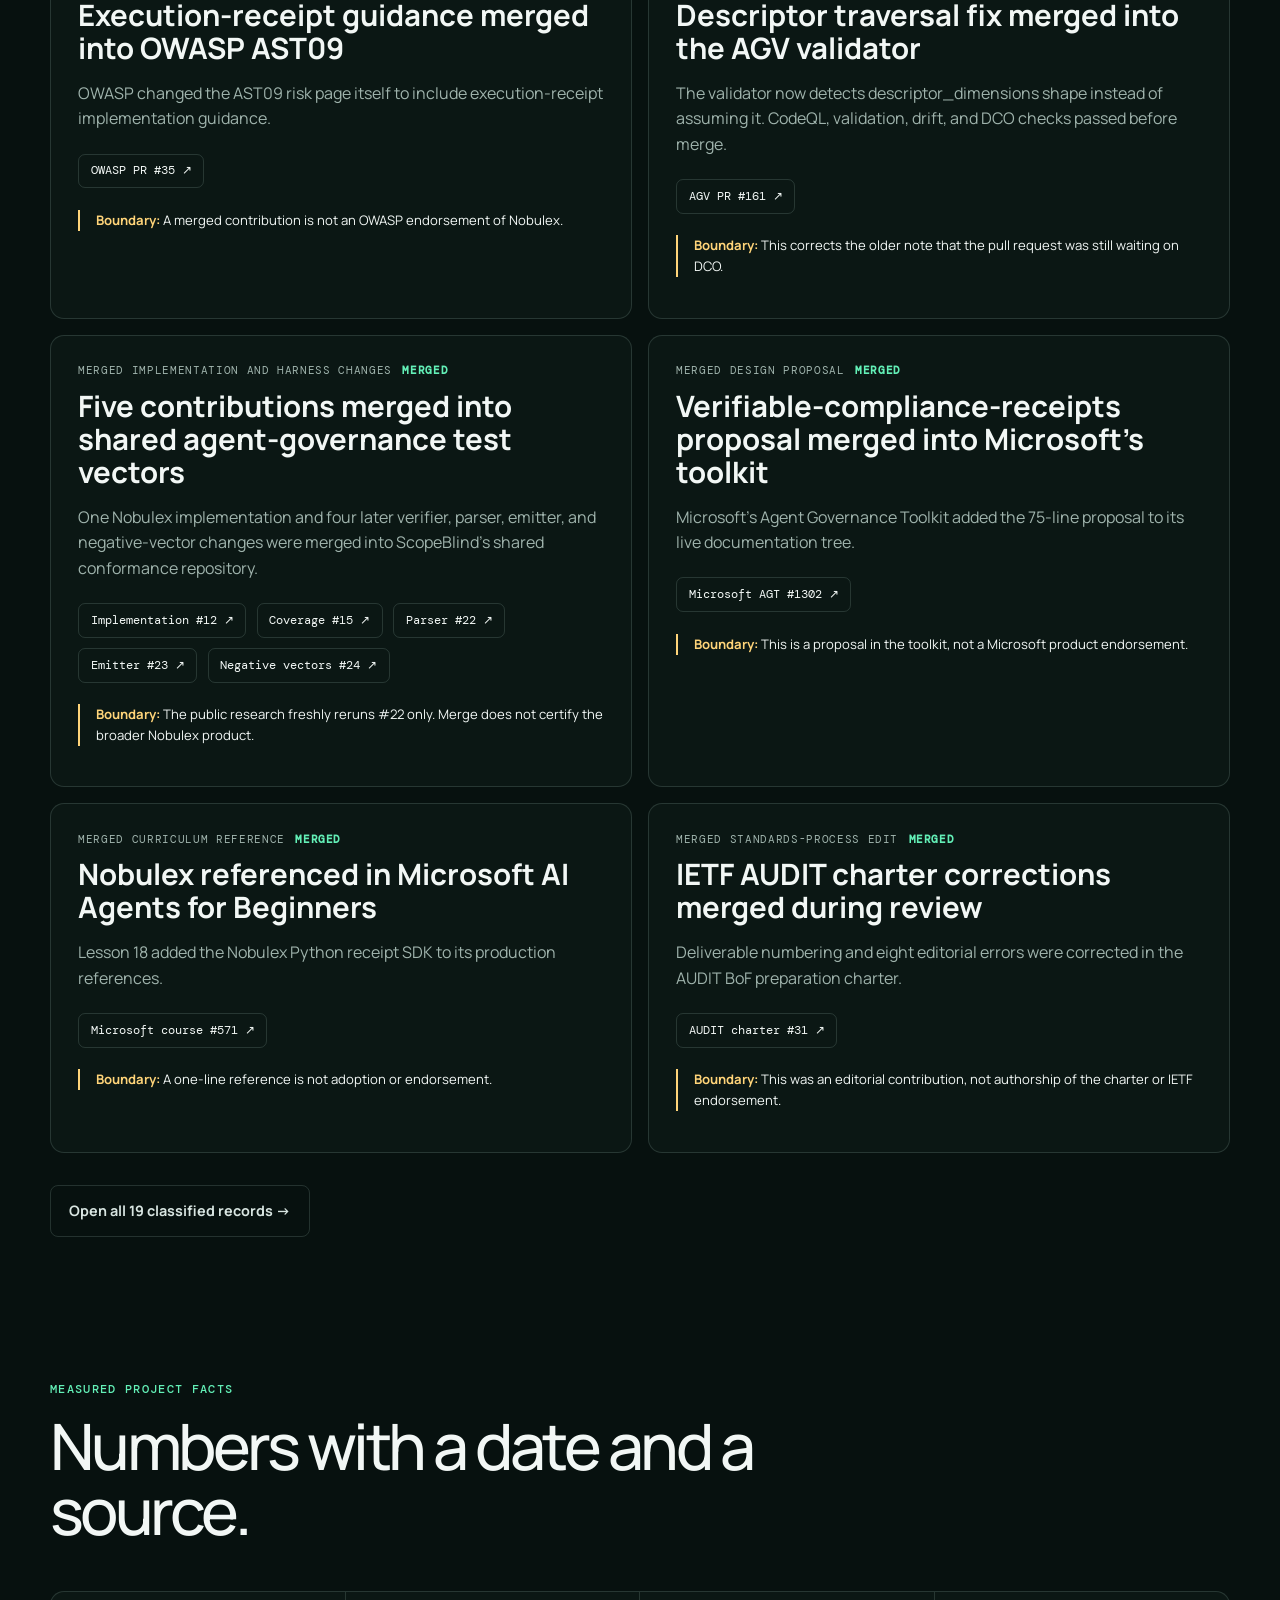
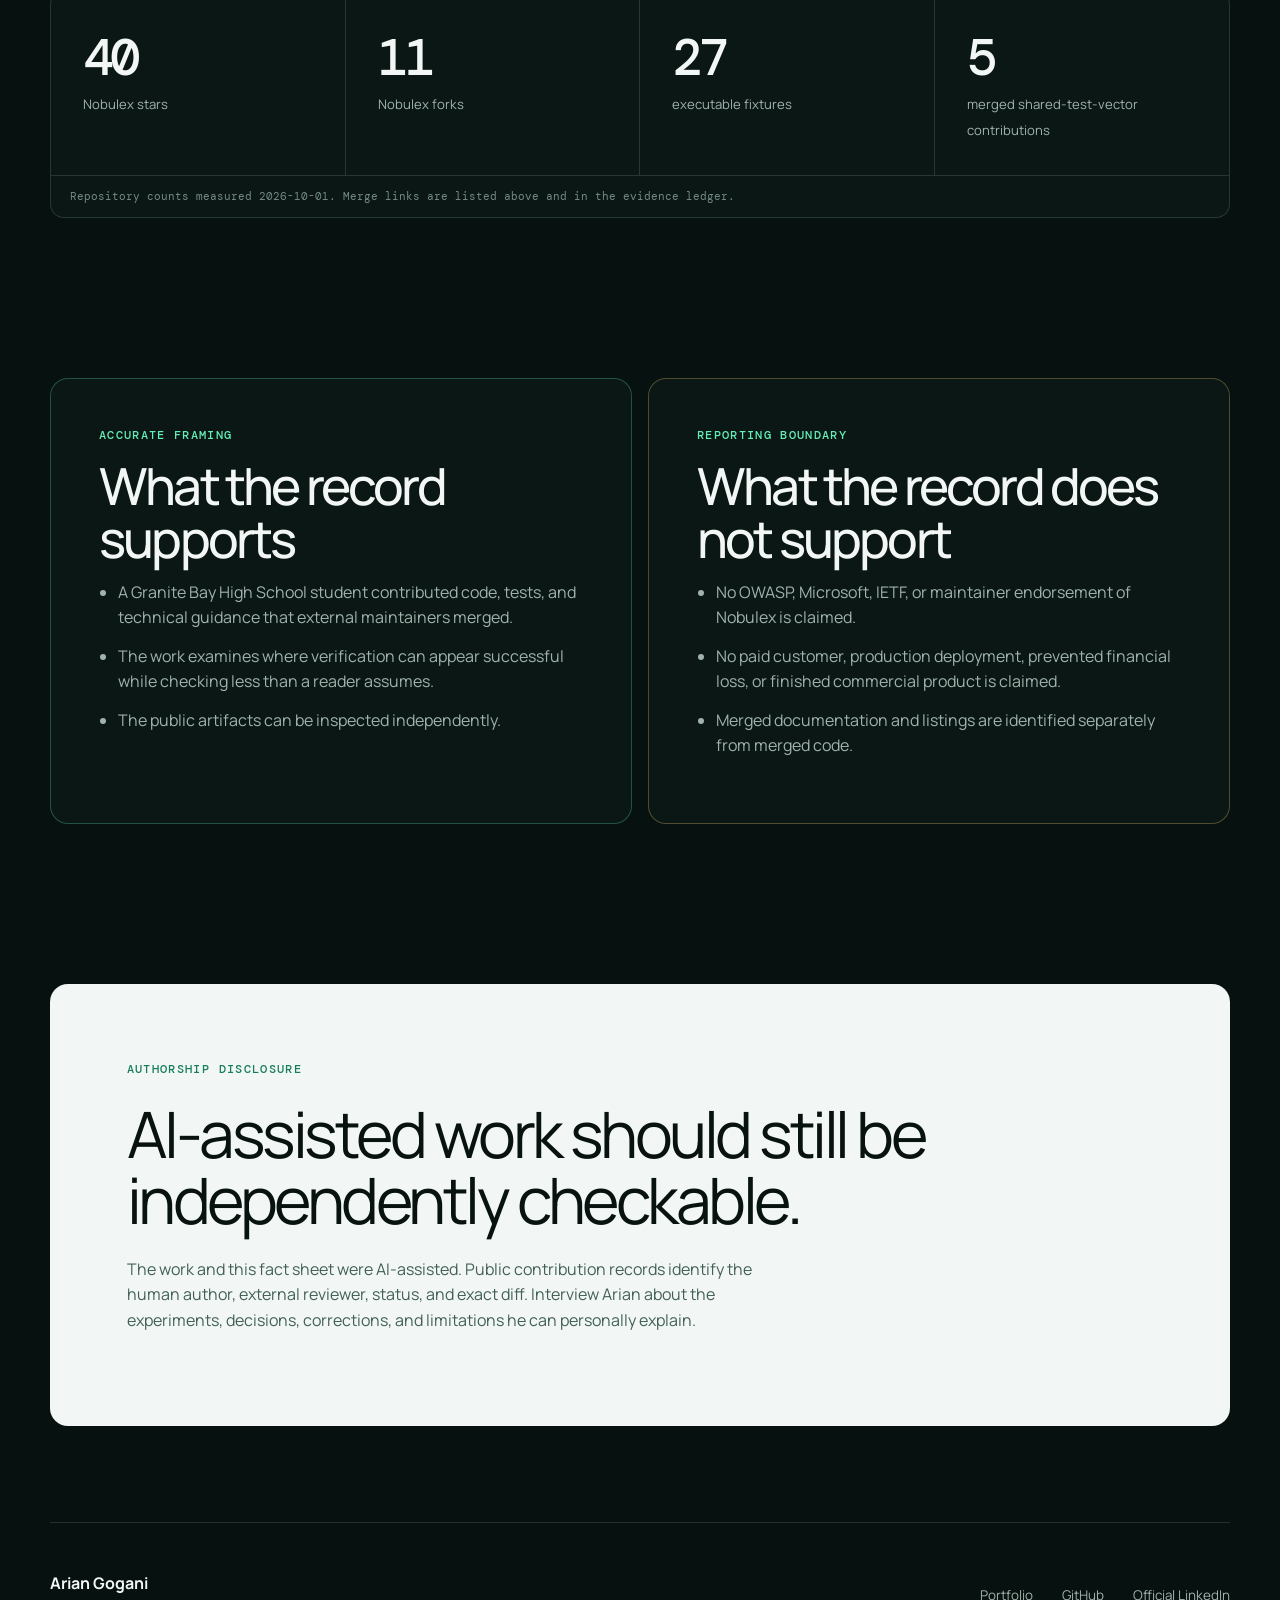
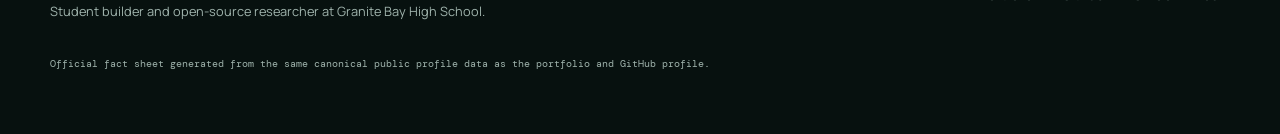
<file: press.html>
<!doctype html>
<html lang="en">
<head>
  <meta charset="utf-8">
  <meta name="viewport" content="width=device-width, initial-scale=1">
  <title>Arian Gogani Press Kit | Granite Bay High School student</title>
  <meta name="description" content="Verified press and school fact sheet for Arian Gogani, a Granite Bay High School student and creator of Nobulex.">
  <link rel="canonical" href="https://arian-gogani.github.io/press.html">
  <meta property="og:type" content="profile">
  <meta property="og:title" content="Arian Gogani | Press and school fact sheet">
  <meta property="og:description" content="Linked evidence for merged open-source contributions, current project status, and reporting boundaries.">
  <meta property="og:url" content="https://arian-gogani.github.io/press.html">
  <meta name="theme-color" content="#07110f">
  <link rel="icon" href="favicon.svg" type="image/svg+xml">
  <link rel="preconnect" href="https://fonts.googleapis.com">
  <link rel="preconnect" href="https://fonts.gstatic.com" crossorigin>
  <link href="https://fonts.googleapis.com/css2?family=DM+Mono:wght@400;500&family=Manrope:wght@400;500;600;700&display=swap" rel="stylesheet">
  <script>document.documentElement.classList.add("js")</script>
  <link rel="stylesheet" href="styles.css?v=3">
  <script type="application/ld+json">{"@context":"https://schema.org","@type":"ProfilePage","name":"Arian Gogani press and school fact sheet","url":"https://arian-gogani.github.io/press.html","dateModified":"2026-10-01","mainEntity":{"@type":"Person","name":"Arian Gogani","description":"Granite Bay High School student building reproducible systems for AI decision integrity. Creator of Nobulex.","affiliation":{"@type":"EducationalOrganization","name":"Granite Bay High School"},"homeLocation":{"@type":"Place","name":"Granite Bay, California"},"sameAs":["https://github.com/arian-gogani","https://www.linkedin.com/in/arian-gogani-nobulex/","https://x.com/nobulexlabs","https://nobulex.com"]}}</script>
  <script src="app.js" defer></script>
</head>
<body>
  <a class="skip-link" href="#press">Skip to fact sheet</a>
  <div class="ambient" aria-hidden="true"></div>
  <header class="site-header">
    <a class="wordmark" href="index.html" aria-label="Arian Gogani, home">AG<span>.</span></a>
    <nav aria-label="Main navigation">
      <a href="index.html">Portfolio</a>
      <a href="evidence.html">Evidence ledger</a>
      <a class="nav-cta" href="https://github.com/arian-gogani">GitHub ↗</a>
    </nav>
  </header>

  <main id="press">
    <section class="press-hero reveal">
      <p class="kicker"><span class="status-dot"></span> Press and school fact sheet · verified 2026-10-01</p>
      <h1>A story with<br><em>receipts.</em></h1>
      <p class="hero-intro">Arian Gogani is a Granite Bay High School student in Granite Bay, California who builds reproducible systems for AI decision integrity and contributes fixes, tests, and technical guidance to open-source projects.</p>
      <div class="hero-actions">
        <a class="button primary" href="#verified">Check the record</a>
        <a class="button secondary" href="https://www.linkedin.com/in/arian-gogani-nobulex/" rel="me">Official LinkedIn ↗</a>
      </div>
    </section>

    <section class="press-summary reveal" aria-label="Short biography">
      <p class="eyebrow">Short biography</p>
      <p>I build reproducible systems that test what AI verification actually checked, then turn the result into evidence a stranger can inspect.</p>
      <p>His current project, Nobulex, is an open-source prototype. It is implemented and tested locally, but it is not deployed in a customer production path.</p>
    </section>

    <section class="section" id="verified">
      <div class="section-heading reveal">
        <p class="eyebrow">Verified external results</p>
        <h2>Work accepted outside his own repositories.</h2>
        <p>Each item links to the external pull request and preserves the limitation that comes with it.</p>
      </div>
      <div class="press-records"><article class="press-record">
          <div class="ledger-meta"><span>Normative guidance change</span><strong>Merged</strong></div>
          <h3>Execution-receipt guidance merged into OWASP AST09</h3>
          <p>OWASP changed the AST09 risk page itself to include execution-receipt implementation guidance.</p>
          <div class="ledger-links"><a href="https://github.com/OWASP/www-project-agentic-skills-top-10/pull/35">OWASP PR #35 ↗</a></div>
          <p class="ledger-caveat"><b>Boundary:</b> A merged contribution is not an OWASP endorsement of Nobulex.</p>
        </article><article class="press-record">
          <div class="ledger-meta"><span>Merged code fix</span><strong>Merged</strong></div>
          <h3>Descriptor traversal fix merged into the AGV validator</h3>
          <p>The validator now detects descriptor_dimensions shape instead of assuming it. CodeQL, validation, drift, and DCO checks passed before merge.</p>
          <div class="ledger-links"><a href="https://github.com/aeoess/agent-governance-vocabulary/pull/161">AGV PR #161 ↗</a></div>
          <p class="ledger-caveat"><b>Boundary:</b> This corrects the older note that the pull request was still waiting on DCO.</p>
        </article><article class="press-record">
          <div class="ledger-meta"><span>Merged implementation and harness changes</span><strong>Merged</strong></div>
          <h3>Five contributions merged into shared agent-governance test vectors</h3>
          <p>One Nobulex implementation and four later verifier, parser, emitter, and negative-vector changes were merged into ScopeBlind&#x27;s shared conformance repository.</p>
          <div class="ledger-links"><a href="https://github.com/ScopeBlind/agent-governance-testvectors/pull/12">Implementation #12 ↗</a><a href="https://github.com/ScopeBlind/agent-governance-testvectors/pull/15">Coverage #15 ↗</a><a href="https://github.com/ScopeBlind/agent-governance-testvectors/pull/22">Parser #22 ↗</a><a href="https://github.com/ScopeBlind/agent-governance-testvectors/pull/23">Emitter #23 ↗</a><a href="https://github.com/ScopeBlind/agent-governance-testvectors/pull/24">Negative vectors #24 ↗</a></div>
          <p class="ledger-caveat"><b>Boundary:</b> The public research freshly reruns #22 only. Merge does not certify the broader Nobulex product.</p>
        </article><article class="press-record">
          <div class="ledger-meta"><span>Merged design proposal</span><strong>Merged</strong></div>
          <h3>Verifiable-compliance-receipts proposal merged into Microsoft&#x27;s toolkit</h3>
          <p>Microsoft&#x27;s Agent Governance Toolkit added the 75-line proposal to its live documentation tree.</p>
          <div class="ledger-links"><a href="https://github.com/microsoft/agent-governance-toolkit/pull/1302">Microsoft AGT #1302 ↗</a></div>
          <p class="ledger-caveat"><b>Boundary:</b> This is a proposal in the toolkit, not a Microsoft product endorsement.</p>
        </article><article class="press-record">
          <div class="ledger-meta"><span>Merged curriculum reference</span><strong>Merged</strong></div>
          <h3>Nobulex referenced in Microsoft AI Agents for Beginners</h3>
          <p>Lesson 18 added the Nobulex Python receipt SDK to its production references.</p>
          <div class="ledger-links"><a href="https://github.com/microsoft/ai-agents-for-beginners/pull/571">Microsoft course #571 ↗</a></div>
          <p class="ledger-caveat"><b>Boundary:</b> A one-line reference is not adoption or endorsement.</p>
        </article><article class="press-record">
          <div class="ledger-meta"><span>Merged standards-process edit</span><strong>Merged</strong></div>
          <h3>IETF AUDIT charter corrections merged during review</h3>
          <p>Deliverable numbering and eight editorial errors were corrected in the AUDIT BoF preparation charter.</p>
          <div class="ledger-links"><a href="https://github.com/mirjak/audit-bof-preparation/pull/31">AUDIT charter #31 ↗</a></div>
          <p class="ledger-caveat"><b>Boundary:</b> This was an editorial contribution, not authorship of the charter or IETF endorsement.</p>
        </article></div>
      <a class="button secondary ledger-button" href="evidence.html">Open all 19 classified records →</a>
    </section>

    <section class="section press-facts">
      <div class="section-heading reveal">
        <p class="eyebrow">Measured project facts</p>
        <h2>Numbers with a date and a source.</h2>
      </div>
      <div class="metrics">
        <div><strong>40</strong><span>Nobulex stars</span></div>
        <div><strong>11</strong><span>Nobulex forks</span></div>
        <div><strong>27</strong><span>executable fixtures</span></div>
        <div><strong>5</strong><span>merged shared-test-vector contributions</span></div>
        <p>Repository counts measured 2026-10-01. Merge links are listed above and in the evidence ledger.</p>
      </div>
    </section>

    <section class="press-grid">
      <article class="press-note reveal">
        <p class="eyebrow">Accurate framing</p>
        <h2>What the record supports</h2>
        <ul>
          <li>A Granite Bay High School student contributed code, tests, and technical guidance that external maintainers merged.</li>
          <li>The work examines where verification can appear successful while checking less than a reader assumes.</li>
          <li>The public artifacts can be inspected independently.</li>
        </ul>
      </article>
      <article class="press-note caution reveal">
        <p class="eyebrow">Reporting boundary</p>
        <h2>What the record does not support</h2>
        <ul>
          <li>No OWASP, Microsoft, IETF, or maintainer endorsement of Nobulex is claimed.</li>
          <li>No paid customer, production deployment, prevented financial loss, or finished commercial product is claimed.</li>
          <li>Merged documentation and listings are identified separately from merged code.</li>
        </ul>
      </article>
    </section>

    <section class="principle reveal">
      <p class="eyebrow">Authorship disclosure</p>
      <blockquote>AI-assisted work should still be independently checkable.</blockquote>
      <p>The work and this fact sheet were AI-assisted. Public contribution records identify the human author, external reviewer, status, and exact diff. Interview Arian about the experiments, decisions, corrections, and limitations he can personally explain.</p>
    </section>
  </main>

  <footer>
    <div><strong>Arian Gogani</strong><p>Student builder and open-source researcher at Granite Bay High School.</p></div>
    <nav aria-label="Official links"><a href="index.html">Portfolio</a><a href="https://github.com/arian-gogani" rel="me">GitHub</a><a href="https://www.linkedin.com/in/arian-gogani-nobulex/" rel="me">Official LinkedIn</a></nav>
    <p class="identity-note">Official fact sheet generated from the same canonical public profile data as the portfolio and GitHub profile.</p>
  </footer>
</body>
</html>
</file>
<file: styles.css>
:root {
  --bg: #07110f;
  --surface: #0b1714;
  --surface-2: #10211d;
  --ink: #f2f7f5;
  --muted: #9fb3ac;
  --line: rgba(184, 222, 209, 0.16);
  --accent: #63f0b7;
  --accent-soft: rgba(99, 240, 183, 0.12);
  --warn: #ffd479;
  --max: 1180px;
}

* { box-sizing: border-box; }
html { scroll-behavior: smooth; }
body {
  margin: 0;
  color: var(--ink);
  background: var(--bg);
  font-family: "Manrope", sans-serif;
  line-height: 1.6;
  overflow-x: hidden;
}
a { color: inherit; }
.skip-link { position: fixed; left: 1rem; top: -5rem; z-index: 100; background: var(--accent); color: #04100c; padding: .7rem 1rem; }
.skip-link:focus { top: 1rem; }
.ambient {
  position: fixed;
  inset: -30vh -20vw auto auto;
  width: 65vw;
  height: 65vw;
  pointer-events: none;
  background: radial-gradient(circle, rgba(39, 165, 123, .18), transparent 68%);
  filter: blur(18px);
}
.site-header {
  width: min(calc(100% - 40px), var(--max));
  height: 88px;
  margin: auto;
  display: flex;
  align-items: center;
  justify-content: space-between;
  border-bottom: 1px solid var(--line);
}
.wordmark { font: 500 1.15rem "DM Mono", monospace; text-decoration: none; letter-spacing: -.05em; }
.wordmark span { color: var(--accent); }
.site-header nav, footer nav { display: flex; gap: 1.8rem; align-items: center; }
.site-header nav a, footer nav a { color: var(--muted); text-decoration: none; font-size: .84rem; }
.site-header nav a:hover, footer nav a:hover { color: var(--ink); }
.nav-cta { border: 1px solid var(--line); padding: .55rem .85rem; border-radius: 999px; }

main, footer { width: min(calc(100% - 40px), var(--max)); margin: auto; }
.hero {
  min-height: 720px;
  display: grid;
  grid-template-columns: 1.18fr .82fr;
  align-items: center;
  gap: clamp(3rem, 8vw, 8rem);
  padding: 7rem 0;
}
.kicker, .eyebrow { margin: 0 0 1rem; color: var(--accent); font: 500 .76rem "DM Mono", monospace; letter-spacing: .11em; text-transform: uppercase; }
.status-dot { display: inline-block; width: 7px; height: 7px; margin-right: .5rem; border-radius: 50%; background: var(--accent); box-shadow: 0 0 0 5px var(--accent-soft); }
h1 { margin: 0; font-size: clamp(4rem, 8vw, 7.7rem); line-height: .86; letter-spacing: -.075em; font-weight: 500; }
h1 em { color: var(--accent); font-style: normal; }
.hero-intro { max-width: 660px; margin: 2.2rem 0 0; color: #c6d5d0; font-size: clamp(1.05rem, 1.5vw, 1.26rem); }
.hero-actions { display: flex; flex-wrap: wrap; gap: .75rem; margin-top: 2.25rem; }
.button { display: inline-block; padding: .85rem 1.12rem; border-radius: 8px; text-decoration: none; font-weight: 700; font-size: .9rem; }
.button.primary { background: var(--accent); color: #04100c; }
.button.secondary { border: 1px solid var(--line); color: #d8e5e1; }
.decision-console { border: 1px solid rgba(99, 240, 183, .25); background: rgba(5, 15, 12, .78); box-shadow: 0 28px 90px rgba(0,0,0,.28); border-radius: 16px; overflow: hidden; transform: rotate(1.2deg); }
.console-top { display: flex; gap: 7px; align-items: center; padding: .85rem 1rem; background: var(--surface-2); border-bottom: 1px solid var(--line); }
.console-top span { width: 8px; height: 8px; border-radius: 50%; background: #3d554d; }
.console-top code { margin-left: auto; color: var(--muted); font: .68rem "DM Mono", monospace; }
.console-body { padding: 1.8rem; font: .8rem/1.9 "DM Mono", monospace; }
.console-body p { display: flex; justify-content: space-between; gap: 1rem; }
.console-body .muted { color: #758a83; }
.console-body .warn { color: var(--warn); }
.console-rule { height: 1px; margin: 1.4rem 0; background: var(--line); }
.console-result strong { color: var(--warn); }
.console-note { display: block !important; margin-top: 2rem; padding: .8rem; color: #d7e3df; background: rgba(255, 212, 121, .08); border-left: 2px solid var(--warn); }

.metrics { display: grid; grid-template-columns: repeat(4, 1fr); border: 1px solid var(--line); border-radius: 14px; background: var(--surface); }
.metrics > div { padding: 2rem; border-right: 1px solid var(--line); }
.metrics > div:nth-child(4) { border-right: 0; }
.metrics strong { display: block; font: 500 clamp(2rem, 4vw, 3.3rem) "DM Mono", monospace; letter-spacing: -.07em; }
.metrics span { color: var(--muted); font-size: .82rem; }
.metrics > p { grid-column: 1 / -1; margin: 0; padding: .9rem 1.2rem; color: #748b83; border-top: 1px solid var(--line); font: .66rem "DM Mono", monospace; }

.section { padding: 9rem 0 2rem; }
.section-heading { max-width: 760px; margin-bottom: 3rem; }
h2 { margin: 0; font-size: clamp(2.3rem, 5vw, 4.8rem); line-height: 1.02; letter-spacing: -.055em; font-weight: 500; }
.section-heading > p:last-child { color: var(--muted); max-width: 640px; }
.project-grid { display: grid; grid-template-columns: repeat(3, 1fr); gap: 1rem; }
.project-card { min-height: 360px; display: flex; flex-direction: column; padding: 1.8rem; background: var(--surface); border: 1px solid var(--line); border-radius: 14px; }
.project-card:hover { border-color: rgba(99, 240, 183, .4); transform: translateY(-3px); }
.project-card, .project-card:hover { transition: transform .2s ease, border-color .2s ease; }
.project-card h3, .architecture-step h3 { margin: .3rem 0 1rem; font-size: 1.4rem; }
.project-card > p:not(.eyebrow) { color: var(--muted); }
.project-card .proof { padding-top: 1rem; border-top: 1px solid var(--line); font-size: .8rem; }
.project-card a { margin-top: auto; color: var(--accent); text-decoration: none; font-weight: 700; font-size: .85rem; }

.architecture ol { list-style: none; margin: 0; padding: 0; border-top: 1px solid var(--line); }
.architecture-step { display: grid; grid-template-columns: 100px 1fr; gap: 1.5rem; padding: 2rem 0; border-bottom: 1px solid var(--line); }
.architecture-step > span { color: var(--accent); font: .78rem "DM Mono", monospace; }
.architecture-step h3 { margin-top: 0; }
.architecture-step p { max-width: 680px; margin: 0; color: var(--muted); }
.state-pair { display: grid; grid-template-columns: 1fr auto 1fr; gap: 1.5rem; align-items: center; margin-top: 3rem; padding: 1.8rem; border: 1px solid rgba(99, 240, 183, .24); border-radius: 14px; background: var(--accent-soft); }
.state-pair div { display: grid; gap: .4rem; }
.state-pair small { color: var(--muted); }
.state-pair strong { font: 500 clamp(.72rem, 1.5vw, 1rem) "DM Mono", monospace; }
.state-pair > span { color: var(--accent); font-size: 1.5rem; }

.evidence ul { list-style: none; padding: 0; margin: 0; }
.result-row { display: grid; grid-template-columns: .8fr 1.2fr; gap: 4rem; padding: 1.8rem 0; border-top: 1px solid var(--line); }
.result-row:last-child { border-bottom: 1px solid var(--line); }
.result-row a { text-decoration: none; font-weight: 700; }
.result-row a:hover { color: var(--accent); }
.result-row p { margin: 0; color: var(--muted); }
.ledger-button { margin-top: 2rem; }
.ledger-hero { max-width: 960px; padding: 8rem 0 5rem; }
.ledger-hero h1 { font-size: clamp(4.2rem, 10vw, 8.8rem); }
.ledger-controls { position: sticky; top: 0; z-index: 5; display: grid; grid-template-columns: auto minmax(220px, 1fr) auto; gap: 1rem; align-items: center; margin-bottom: 2rem; padding: 1rem 0; background: rgba(7, 17, 15, .94); backdrop-filter: blur(14px); border-top: 1px solid var(--line); border-bottom: 1px solid var(--line); }
.ledger-controls label { color: var(--muted); font: .72rem "DM Mono", monospace; text-transform: uppercase; letter-spacing: .08em; }
.ledger-controls input { width: 100%; padding: .78rem 1rem; color: var(--ink); background: var(--surface); border: 1px solid var(--line); border-radius: 8px; font: .82rem "DM Mono", monospace; outline: none; }
.ledger-controls input:focus { border-color: var(--accent); box-shadow: 0 0 0 3px var(--accent-soft); }
.filter-row { display: flex; gap: .5rem; }
.filter-row button { padding: .65rem .85rem; color: var(--muted); background: transparent; border: 1px solid var(--line); border-radius: 999px; cursor: pointer; }
.filter-row button.active { color: #04100c; background: var(--accent); border-color: var(--accent); }
.filter-row span { font: .68rem "DM Mono", monospace; }
.ledger-list { border-top: 1px solid var(--line); }
.ledger-record { display: grid; grid-template-columns: 88px 1fr; gap: 2rem; padding: 2.4rem 0; border-bottom: 1px solid var(--line); }
.ledger-record[hidden] { display: none; }
.ledger-rank { color: var(--accent); font: 500 1rem "DM Mono", monospace; }
.ledger-copy { max-width: 900px; }
.ledger-meta { display: flex; flex-wrap: wrap; gap: .65rem; margin-bottom: .8rem; font: .68rem "DM Mono", monospace; text-transform: uppercase; letter-spacing: .06em; }
.ledger-meta span { color: var(--muted); }
.ledger-meta strong { color: var(--accent); }
.ledger-copy h2 { max-width: 830px; font-size: clamp(1.65rem, 3vw, 2.8rem); }
.ledger-copy > p { max-width: 760px; color: var(--muted); }
.ledger-links { display: flex; flex-wrap: wrap; gap: .65rem; margin: 1.35rem 0; }
.ledger-links a { padding: .55rem .72rem; color: var(--ink); border: 1px solid var(--line); border-radius: 7px; text-decoration: none; font: .72rem "DM Mono", monospace; }
.ledger-links a:hover { color: var(--accent); border-color: rgba(99, 240, 183, .4); }
.ledger-caveat { padding-left: 1rem; border-left: 2px solid var(--warn); font-size: .82rem; }
.ledger-caveat b { color: var(--warn); }
.ledger-empty { padding: 4rem 0; color: var(--muted); text-align: center; }
.ledger-method { margin: 8rem 0; padding: clamp(2rem, 6vw, 5rem); background: var(--surface); border: 1px solid var(--line); border-radius: 18px; }
.ledger-method > p:not(.eyebrow) { max-width: 780px; color: var(--muted); }
.press-hero { max-width: 1000px; padding: 8rem 0 5rem; }
.press-hero h1 { font-size: clamp(4.2rem, 10vw, 8.8rem); }
.press-summary { max-width: 900px; margin: 0 0 2rem; padding: clamp(2rem, 5vw, 4rem); background: var(--surface); border: 1px solid var(--line); border-radius: 18px; }
.press-summary > p:not(.eyebrow) { color: #c6d5d0; font-size: clamp(1rem, 1.5vw, 1.2rem); }
.press-records { display: grid; grid-template-columns: repeat(2, 1fr); gap: 1rem; }
.press-record { padding: 1.7rem; background: var(--surface); border: 1px solid var(--line); border-radius: 14px; }
.press-record h3 { margin: .3rem 0 1rem; font-size: clamp(1.3rem, 2.3vw, 2rem); line-height: 1.12; }
.press-record > p:not(.ledger-caveat) { color: var(--muted); }
.press-record .ledger-caveat { margin-top: 1.3rem; }
.press-facts { padding-top: 7rem; }
.press-grid { display: grid; grid-template-columns: repeat(2, 1fr); gap: 1rem; padding: 8rem 0 0; }
.press-note { padding: clamp(2rem, 4vw, 3rem); background: var(--surface); border: 1px solid rgba(99, 240, 183, .28); border-radius: 18px; }
.press-note.caution { border-color: rgba(255, 212, 121, .28); }
.press-note h2 { font-size: clamp(2rem, 4vw, 3.4rem); }
.press-note ul { padding-left: 1.2rem; color: var(--muted); }
.press-note li + li { margin-top: .8rem; }
.principle { margin: 10rem 0 6rem; padding: clamp(2rem, 6vw, 5rem); border-radius: 18px; background: var(--ink); color: #08120f; }
.principle .eyebrow { color: #167d59; }
.principle blockquote { max-width: 900px; margin: 1.5rem 0; font-size: clamp(2.1rem, 5vw, 4.6rem); line-height: 1.03; letter-spacing: -.055em; }
.principle > p:last-child { max-width: 660px; color: #426057; }

footer { display: grid; grid-template-columns: 1fr auto; gap: 2rem; padding: 3rem 0 4rem; border-top: 1px solid var(--line); }
footer p { margin: .25rem 0 0; color: var(--muted); font-size: .8rem; }
.identity-note { grid-column: 1 / -1; font: .64rem "DM Mono", monospace; }
.reveal { opacity: 1; transform: none; }
.js .reveal { opacity: 0; transform: translateY(18px); transition: opacity .65s ease, transform .65s ease; }
.js .reveal.visible { opacity: 1; transform: none; }

@media (max-width: 850px) {
  .site-header nav a:not(.nav-cta) { display: none; }
  .hero { min-height: auto; grid-template-columns: 1fr; padding: 5rem 0; }
  .decision-console { transform: none; max-width: 560px; }
  .metrics { grid-template-columns: repeat(2, 1fr); }
  .metrics > div:nth-child(2) { border-right: 0; }
  .metrics > div:nth-child(-n+2) { border-bottom: 1px solid var(--line); }
  .project-grid { grid-template-columns: 1fr; }
  .project-card { min-height: 300px; }
  .result-row { grid-template-columns: 1fr; gap: .6rem; }
  footer { grid-template-columns: 1fr; }
  .identity-note { grid-column: 1; }
  .ledger-controls { position: static; grid-template-columns: 1fr; }
  .press-records, .press-grid { grid-template-columns: 1fr; }
}

@media (max-width: 520px) {
  .site-header, main, footer { width: min(calc(100% - 28px), var(--max)); }
  .hero { padding-top: 4rem; }
  h1 { font-size: clamp(3.5rem, 18vw, 5rem); }
  .metrics > div { padding: 1.3rem; }
  .state-pair { grid-template-columns: 1fr; }
  .state-pair > span { transform: rotate(90deg); width: min-content; }
  footer nav { flex-wrap: wrap; gap: 1rem; }
  .ledger-record { grid-template-columns: 44px 1fr; gap: .8rem; }
  .filter-row { flex-wrap: wrap; }
}

@media (prefers-reduced-motion: reduce) {
  html { scroll-behavior: auto; }
  .js .reveal { opacity: 1; transform: none; transition: none; }
}
</file>
